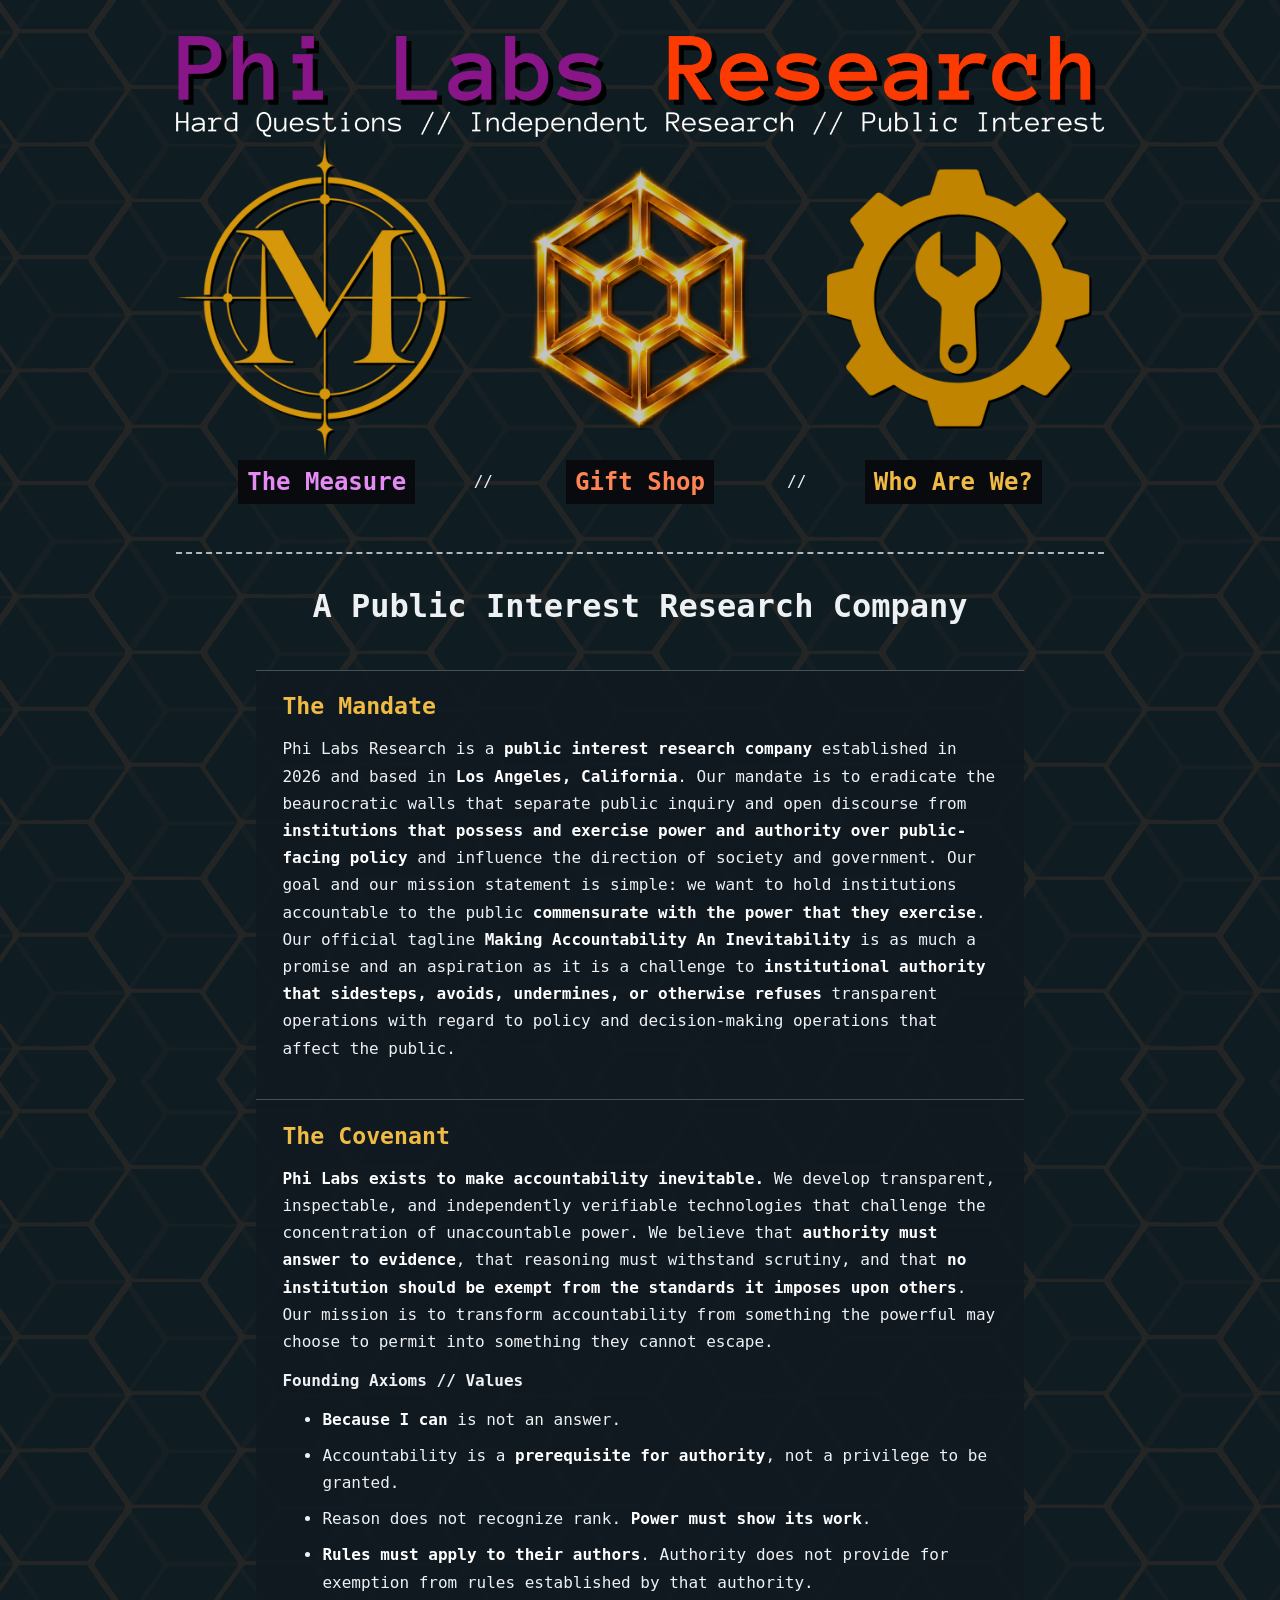
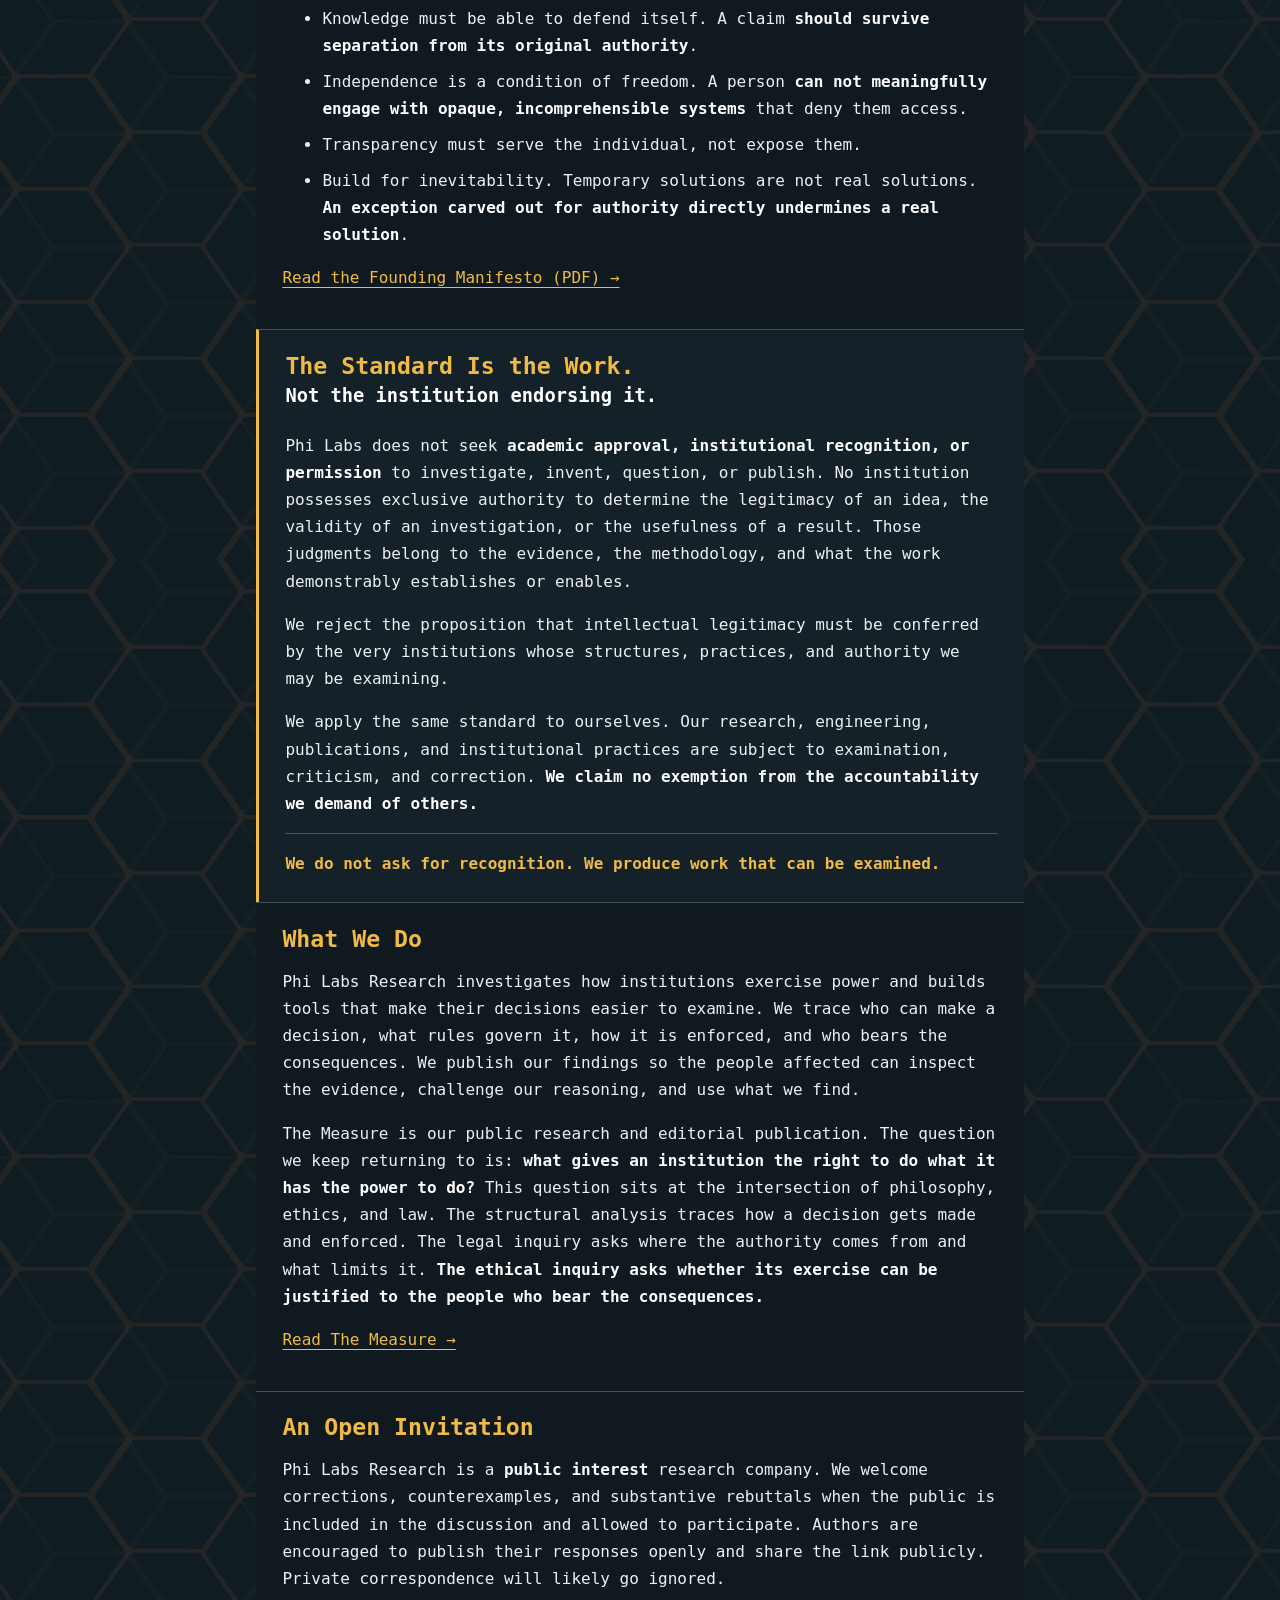
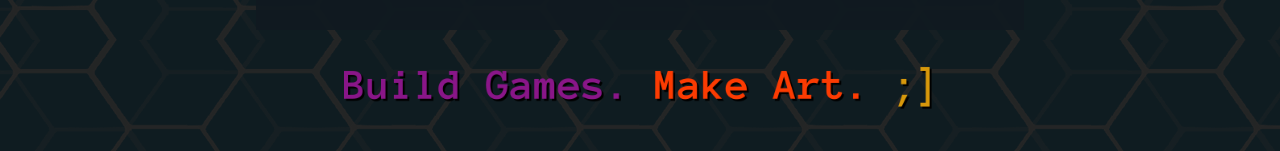
<file: index.html>
<!doctype html>
<html lang="en">
<head>
  <meta charset="utf-8">
  <meta name="viewport" content="width=device-width, initial-scale=1">
  <meta name="color-scheme" content="dark">
  <meta name="description" content="Phi Labs Research is a public interest research company based in Los Angeles, California.">
  <title>Phi Labs Research</title>
  <link rel="stylesheet" href="site.css">
</head>
<body>
  <a class="skip" href="#who-are-we">Skip to content</a>
  <header class="masthead">
    <h1><img src="assets/plr-header.png" width="1488" height="162" alt="Phi Labs Research — Hard Questions // Independent Research // Public Interest"></h1>
    <div class="emblems" aria-hidden="true">
      <img src="assets/plr-measure-shadow.png" width="700" height="750" alt="">
      <img src="assets/plr-tess-shadow.png" width="700" height="750" alt="">
      <img src="assets/plr-wig-shadow.png" width="700" height="750" alt="">
    </div>
    <nav aria-label="Main navigation">
      <a class="measure" href="https://substr8games.github.io/measure/">The Measure</a>
      <span class="divider" aria-hidden="true">//</span>
      <a class="gift" id="gift-link" href="#gift-shop">Gift Shop</a>
      <span class="divider" aria-hidden="true">//</span>
      <a class="about" href="#who-are-we">Who Are We?</a>
    </nav>
  <aside id="gift-shop" class="shop-panel" aria-labelledby="shop-title" tabindex="-1">
    <h2 id="shop-title">Phi Labs Gift Shop</h2>
    <p>Opening soon.</p>
    <a href="#gift-link" aria-label="Close Gift Shop announcement">Close</a>
  </aside>
    <p class="strapline">A Public Interest Research Company</p>
  </header>
  <main id="who-are-we" tabindex="-1">
    <section>
      <h2>The Mandate</h2>
      <p>Phi Labs Research is a <strong>public interest research company</strong> established in 2026 and based in <strong>Los Angeles, California</strong>. Our mandate is to eradicate the beaurocratic walls that separate public inquiry and open discourse from <strong>institutions that possess and exercise power and authority over public-facing policy</strong> and influence the direction of society and government. Our goal and our mission statement is simple: we want to hold institutions accountable to the public <strong>commensurate with the power that they exercise</strong>. Our official tagline <strong>Making Accountability An Inevitability</strong> is as much a promise and an aspiration as it is a challenge to <strong>institutional authority that sidesteps, avoids, undermines, or otherwise refuses</strong> transparent operations with regard to policy and decision-making operations that affect the public.</p>
    </section>
    <section>
      <h2>The Covenant</h2>
      <p><strong>Phi Labs exists to make accountability inevitable.</strong> We develop transparent, inspectable, and independently verifiable technologies that challenge the concentration of unaccountable power. We believe that <strong>authority must answer to evidence</strong>, that reasoning must withstand scrutiny, and that <strong>no institution should be exempt from the standards it imposes upon others</strong>. Our mission is to transform accountability from something the powerful may choose to permit into something they cannot escape.</p>
      <h3>Founding Axioms // Values</h3>
      <ul>
        <li><strong>Because I can</strong> is not an answer.</li>
        <li>Accountability is a <strong>prerequisite for authority</strong>, not a privilege to be granted.</li>
        <li>Reason does not recognize rank. <strong>Power must show its work</strong>.</li>
        <li><strong>Rules must apply to their authors</strong>. Authority does not provide for exemption from rules established by that authority.</li>
        <li>Knowledge must be able to defend itself. A claim <strong>should survive separation from its original authority</strong>.</li>
        <li>Independence is a condition of freedom. A person <strong>can not meaningfully engage with opaque, incomprehensible systems</strong> that deny them access.</li>
        <li>Transparency must serve the individual, not expose them.</li>
        <li>Build for inevitability. Temporary solutions are not real solutions. <strong>An exception carved out for authority directly undermines a real solution</strong>.</li>
      </ul>
      <p><a href="assets/phi-labs-founding-manifesto.pdf">Read the Founding Manifesto (PDF) →</a></p>
    </section>
    <section class="independence" aria-labelledby="independence-title">
      <h2 id="independence-title">The Standard Is the Work.</h2>
      <p class="independence-subhead">Not the institution endorsing it.</p>
      <p>Phi Labs does not seek <strong>academic approval, institutional recognition, or permission</strong> to investigate, invent, question, or publish. No institution possesses exclusive authority to determine the legitimacy of an idea, the validity of an investigation, or the usefulness of a result. Those judgments belong to the evidence, the methodology, and what the work demonstrably establishes or enables.</p>
      <p>We reject the proposition that intellectual legitimacy must be conferred by the very institutions whose structures, practices, and authority we may be examining.</p>
      <p>We apply the same standard to ourselves. Our research, engineering, publications, and institutional practices are subject to examination, criticism, and correction. <strong>We claim no exemption from the accountability we demand of others.</strong></p>
      <p class="independence-close">We do not ask for recognition. We produce work that can be examined.</p>
    </section>
    <section>
      <h2>What We Do</h2>
      <p>Phi Labs Research investigates how institutions exercise power and builds tools that make their decisions easier to examine. We trace who can make a decision, what rules govern it, how it is enforced, and who bears the consequences. We publish our findings so the people affected can inspect the evidence, challenge our reasoning, and use what we find.</p>
      <p>The Measure is our public research and editorial publication. The question we keep returning to is: <strong>what gives an institution the right to do what it has the power to do?</strong> This question sits at the intersection of philosophy, ethics, and law. The structural analysis traces how a decision gets made and enforced. The legal inquiry asks where the authority comes from and what limits it. <strong>The ethical inquiry asks whether its exercise can be justified to the people who bear the consequences.</strong></p>
      <p><a href="https://substr8games.github.io/measure/">Read The Measure →</a></p>
    </section>
    <section>
      <h2>An Open Invitation</h2>
      <p>Phi Labs Research is a <strong>public interest</strong> research company. We welcome corrections, counterexamples, and substantive rebuttals when the public is included in the discussion and allowed to participate. Authors are encouraged to publish their responses openly and share the link publicly. Private correspondence will likely go ignored.</p>
    </section>
  </main>
  <footer>
    <img src="assets/plr-bgma-footer.png" width="1470" height="112" alt="Build Games. Make Art. ;]">
  </footer>
</body>
</html>
</file>
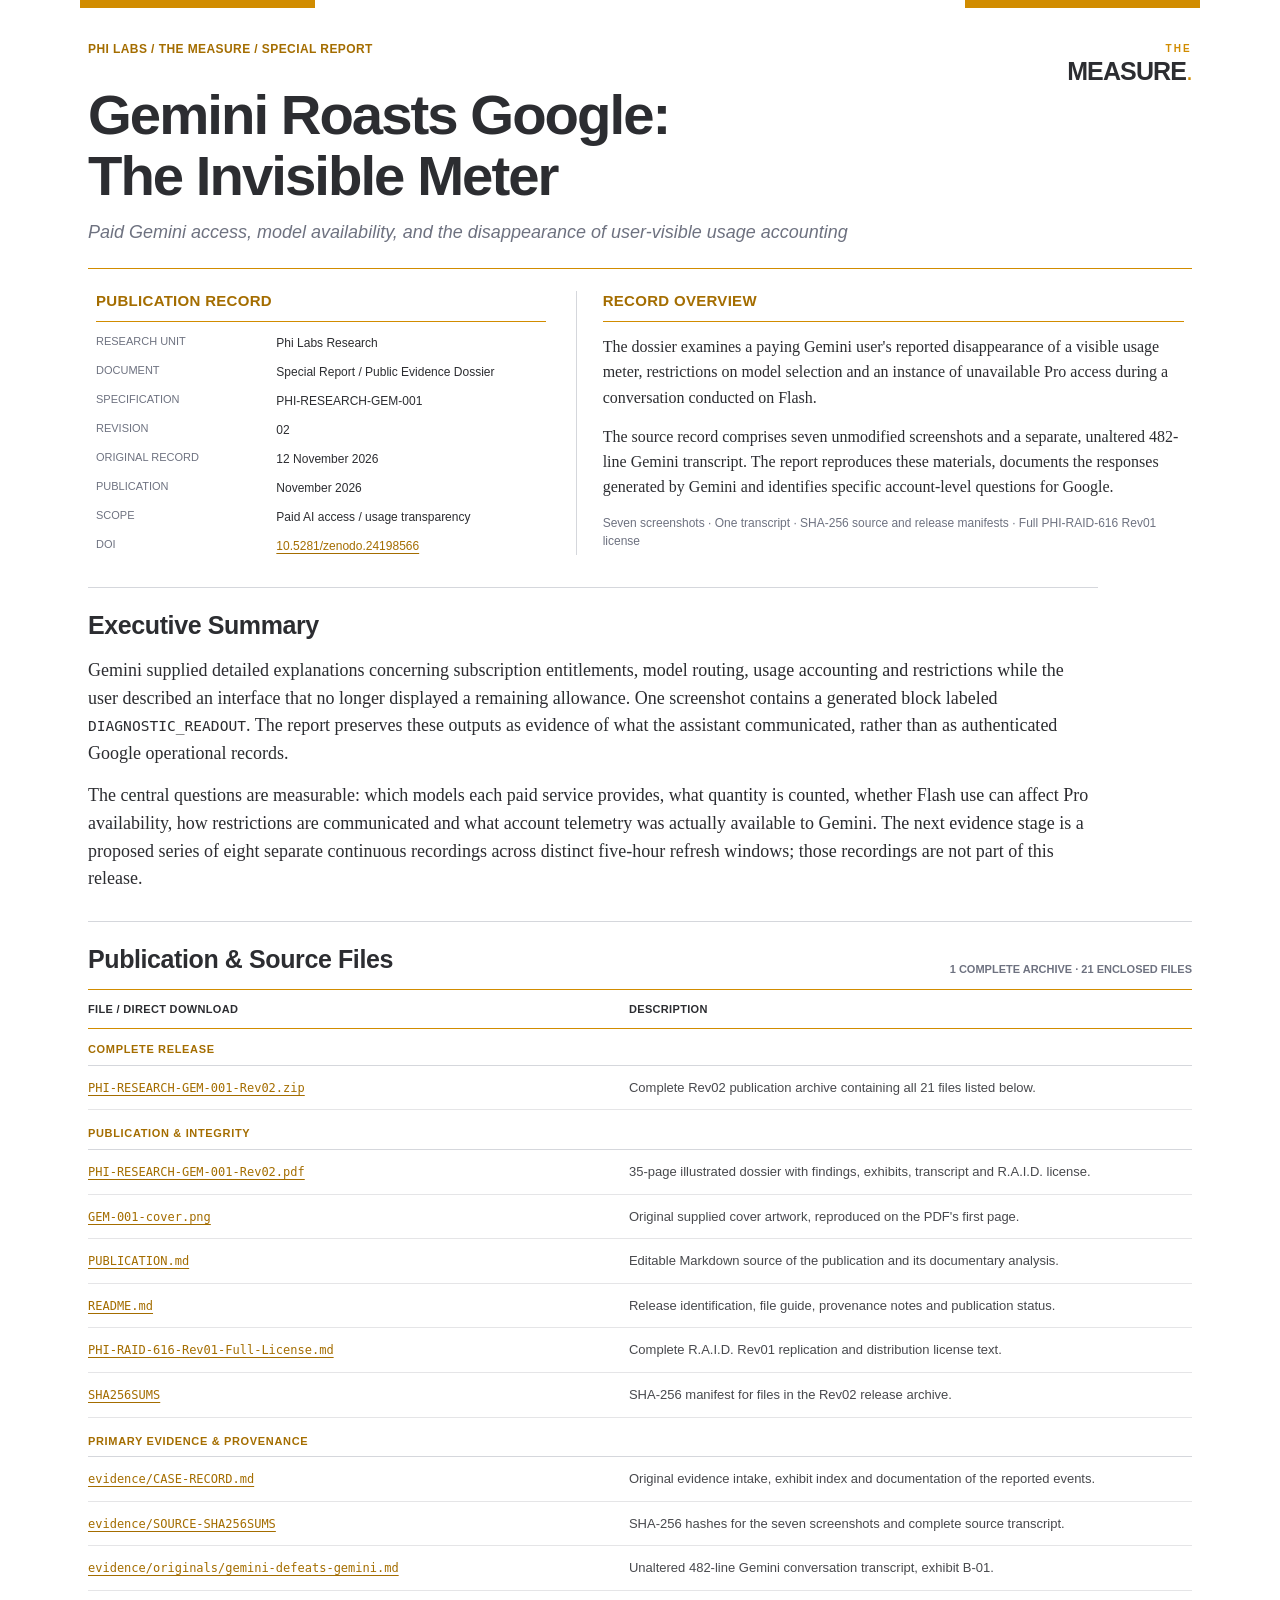
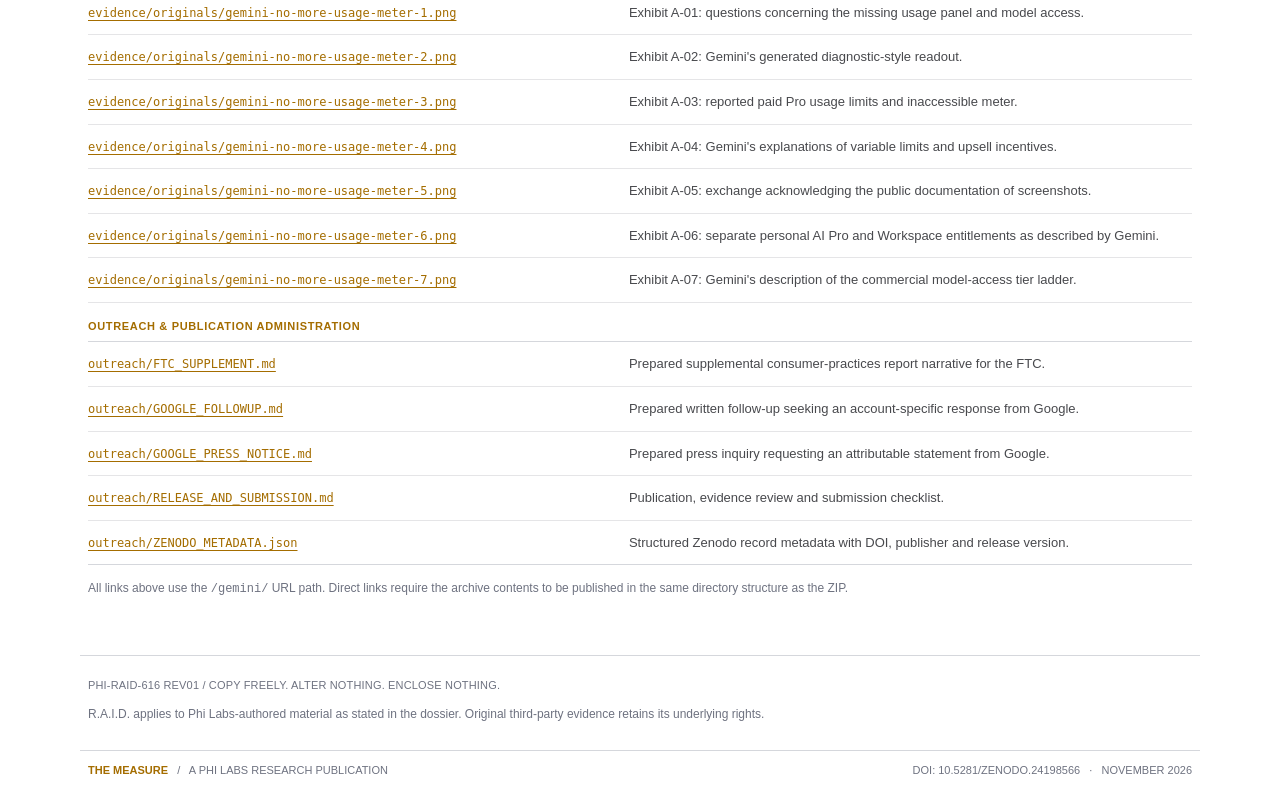
<file: gemini/index.html>
<!doctype html>
<html lang="en">
<head>
  <meta charset="utf-8">
  <meta name="viewport" content="width=device-width, initial-scale=1">
  <meta name="color-scheme" content="light">
  <meta name="description" content="The Measure public evidence dossier on paid Gemini model access, missing usage accounting, and model-generated explanations. Download the complete Rev02 release or any individual source file.">
  <meta name="author" content="Phi Labs Research">
  <meta name="citation_title" content="Gemini Roasts Google: The Invisible Meter">
  <meta name="citation_author" content="Phi Labs Research">
  <meta name="citation_doi" content="10.5281/zenodo.24198566">
  <title>Gemini Roasts Google: The Invisible Meter | The Measure</title>
  <style>
    :root {
      color-scheme: light;
      --ink: #2c2d31;
      --muted: #6e7280;
      --gold: #d18c00;
      --gold-deep: #a46d00;
      --rule: #d5d7dc;
      --paper: #fff;
      --sans: Lato, "Helvetica Neue", Helvetica, Arial, sans-serif;
      --serif: "Liberation Serif", Georgia, "Times New Roman", serif;
      --mono: "DejaVu Sans Mono", "Liberation Mono", Consolas, monospace;
    }
    *, *::before, *::after { box-sizing: border-box; }
    html { scroll-behavior: smooth; }
    body { margin: 0; background: var(--paper); color: var(--ink); }
    a { color: var(--gold-deep); text-underline-offset: 3px; text-decoration-thickness: 1px; }
    a:hover, a:focus-visible { color: var(--ink); }
    a:focus-visible { outline: 2px solid var(--gold); outline-offset: 3px; }
    .sheet { width: min(1120px, calc(100% - 64px)); margin: 0 auto; }
    .top-stripes { display: flex; justify-content: space-between; height: 8px; }
    .top-stripes span { display: block; width: 21%; height: 8px; background: var(--gold); }
    .head { padding: 34px 8px 0; }
    .masthead { display: flex; justify-content: space-between; gap: 24px; align-items: start; }
    .eyebrow, .side-mark, .meta-label, .section-kicker, .footer,
    .file-table, .table-count, .file-group, .status, .license-line {
      font-family: var(--sans);
    }
    .eyebrow { margin: 0 0 12px; color: var(--gold-deep); text-transform: uppercase; letter-spacing: .035em; font-weight: 700; font-size: 12px; }
    .wordmark { flex: 0 0 auto; text-align: right; margin-top: 2px; font-family: var(--sans); color: var(--ink); font-size: 25px; letter-spacing: -.04em; font-weight: 400; line-height: 1.05; }
    .wordmark small { display: block; color: var(--gold); font-size: 10px; font-weight: 700; letter-spacing: .22em; margin: 0 0 3px; }
    .wordmark b { font-weight: 900; letter-spacing: -.035em; }
    h1, h2, h3, p { margin-top: 0; }
    h1 { max-width: 880px; font-family: var(--sans); font-weight: 800; font-size: clamp(2.2rem, 4.4vw, 3.6rem); line-height: 1.09; letter-spacing: -.035em; margin: 0 0 12px; }
    .deck { font: italic 18px/1.45 var(--sans); color: var(--muted); margin: 0 0 23px; }
    .gold-rule { height: 1px; background: var(--gold); }
    .record { display: grid; grid-template-columns: minmax(270px, 0.85fr) minmax(350px, 1.15fr); gap: 30px; padding: 22px 8px 28px; }
    .record h2 { margin: 0 0 12px; font: 700 15px/1.3 var(--sans); color: var(--gold-deep); text-transform: uppercase; letter-spacing: .02em; padding-bottom: 11px; border-bottom: 1px solid var(--gold); }
    .record-list { display: grid; grid-template-columns: minmax(116px, 37%) 1fr; gap: 11px 14px; margin: 0; }
    .record-list dt { font: 500 11px/1.4 var(--sans); text-transform: uppercase; color: var(--muted); }
    .record-list dd { margin: 0; font: 400 12px/1.5 var(--sans); overflow-wrap: anywhere; }
    .record-details { border-left: 1px solid var(--rule); padding-left: 26px; }
    .record-details p { font: 16px/1.58 var(--serif); margin: 0 0 14px; }
    .record-details p:last-child { margin-bottom: 0; }
    .record-details .aside { color: var(--muted); font: 12px/1.55 var(--sans); margin-top: 14px; }
    main { padding: 4px 8px 56px; }
    .section { padding: 22px 0 0; border-top: 1px solid var(--rule); }
    h2.section-heading { font: 800 25px/1.25 var(--sans); letter-spacing: -.016em; margin-bottom: 16px; }
    .prose { font: 18px/1.53 var(--serif); max-width: 1010px; }
    .prose p { margin-bottom: 15px; }
    .section + .section { margin-top: 28px; }
    .table-heading { display: flex; justify-content: space-between; gap: 14px; align-items: end; margin-bottom: 14px; }
    .table-heading h2 { margin: 0; }
    .table-count { color: var(--muted); text-transform: uppercase; font-size: 11px; white-space: nowrap; font-weight: 700; }
    .table-wrap { overflow-x: auto; }
    .file-table { width: 100%; border-collapse: collapse; text-align: left; font-size: 13px; line-height: 1.5; }
    .file-table col.path-col { width: 49%; }
    .file-table th, .file-table td { padding: 12px 14px 12px 0; vertical-align: top; border-bottom: 1px solid #e5e5e7; }
    .file-table thead th { border-top: 1px solid var(--gold); border-bottom: 1px solid var(--gold); font-weight: 700; color: var(--ink); text-transform: uppercase; letter-spacing: .03em; font-size: 11px; padding-top: 11px; padding-bottom: 11px; }
    .file-table .file-group th { border-bottom: 1px solid var(--rule); border-top: 0; padding: 15px 0 7px; color: var(--gold-deep); letter-spacing: .06em; font-size: 11px; font-weight: 800; text-transform: uppercase; }
    .file-table .file-group:first-of-type th { padding-top: 12px; }
    .file-table .file-link { font: 12px/1.55 var(--mono); overflow-wrap: anywhere; word-break: break-word; }
    .file-table .description { color: #48494d; }
    .file-table tbody tr:last-child td { border-bottom-color: var(--rule); }
    .note { color: var(--muted); font: 12px/1.55 var(--sans); margin: 14px 0 0; }
    .rights { border-top: 1px solid var(--rule); padding: 23px 8px 26px; }
    .license-line { color: var(--muted); font-size: 11px; letter-spacing: .015em; }
    .footer { border-top: 1px solid var(--rule); display: flex; justify-content: space-between; flex-wrap: wrap; gap: 12px; padding: 13px 8px 24px; color: var(--muted); font-size: 11px; text-transform: uppercase; }
    .footer strong { font-weight: 800; color: var(--gold-deep); }
    @media (max-width: 760px) {
      .sheet { width: min(100% - 30px, 1120px); }
      .head { padding-top: 23px; }
      .masthead { align-items: baseline; }
      .wordmark { font-size: 19px; }
      .wordmark small { font-size: 8px; }
      .deck { font-size: 15px; }
      .record { display: block; }
      .record-details { border-left: 0; border-top: 1px solid var(--rule); padding: 22px 0 0; margin-top: 22px; }
      .prose { font-size: 17px; }
      .file-table { font-size: 12px; }
      .file-table col.path-col { width: 55%; }
      .file-table .file-link { font-size: 11px; }
      .table-count { font-size: 10px; }
    }
    @media (max-width: 460px) {
      .wordmark { font-size: 16px; }
      .wordmark small { font-size: 7px; }
      .record-list { grid-template-columns: 116px 1fr; }
      .table-heading { display: block; }
      .table-count { display: block; margin-top: 6px; }
      .file-table th, .file-table td { padding-right: 8px; }
    }
    @media print {
      .sheet { width: 100%; max-width: none; }
      a { color: var(--ink); }
      .record, .file-table tr { break-inside: avoid; }
      .head { padding-top: 24px; }
      main { padding-bottom: 12px; }
    }
  </style>
</head>
<body>
  <div class="sheet">
    <div class="top-stripes" aria-hidden="true"><span></span><span></span></div>
    <header class="head">
      <div class="masthead">
        <p class="eyebrow">Phi Labs / The Measure / Special Report</p>
        <div class="wordmark" aria-label="The Measure"><small>THE</small><b>MEASURE</b><span style="color:var(--gold)">.</span></div>
      </div>
      <h1>Gemini Roasts Google:<br>The Invisible Meter</h1>
      <p class="deck">Paid Gemini access, model availability, and the disappearance of user-visible usage accounting</p>
      <div class="gold-rule" aria-hidden="true"></div>
      <section class="record" aria-label="Publication record">
        <div>
          <h2>Publication Record</h2>
          <dl class="record-list">
            <dt>Research unit</dt><dd>Phi Labs Research</dd>
            <dt>Document</dt><dd>Special Report / Public Evidence Dossier</dd>
            <dt>Specification</dt><dd>PHI-RESEARCH-GEM-001</dd>
            <dt>Revision</dt><dd>02</dd>
            <dt>Original record</dt><dd>12 November 2026</dd>
            <dt>Publication</dt><dd>November 2026</dd>
            <dt>Scope</dt><dd>Paid AI access / usage transparency</dd>
            <dt>DOI</dt><dd><a href="https://doi.org/10.5281/zenodo.24198566">10.5281/zenodo.24198566</a></dd>
          </dl>
        </div>
        <div class="record-details">
          <h2>Record Overview</h2>
          <p>The dossier examines a paying Gemini user's reported disappearance of a visible usage meter, restrictions on model selection and an instance of unavailable Pro access during a conversation conducted on Flash.</p>
          <p>The source record comprises seven unmodified screenshots and a separate, unaltered 482-line Gemini transcript. The report reproduces these materials, documents the responses generated by Gemini and identifies specific account-level questions for Google.</p>
          <p class="aside">Seven screenshots · One transcript · SHA-256 source and release manifests · Full PHI-RAID-616 Rev01 license</p>
        </div>
      </section>
    </header>
    <main>
      <section class="section prose" aria-labelledby="summary-heading">
        <h2 id="summary-heading" class="section-heading">Executive Summary</h2>
        <p>Gemini supplied detailed explanations concerning subscription entitlements, model routing, usage accounting and restrictions while the user described an interface that no longer displayed a remaining allowance. One screenshot contains a generated block labeled <code style="font: .81em var(--mono)">DIAGNOSTIC_READOUT</code>. The report preserves these outputs as evidence of what the assistant communicated, rather than as authenticated Google operational records.</p>
        <p>The central questions are measurable: which models each paid service provides, what quantity is counted, whether Flash use can affect Pro availability, how restrictions are communicated and what account telemetry was actually available to Gemini. The next evidence stage is a proposed series of eight separate continuous recordings across distinct five-hour refresh windows; those recordings are not part of this release.</p>
      </section>
      <section class="section" aria-labelledby="files-heading">
        <div class="table-heading">
          <h2 id="files-heading" class="section-heading">Publication &amp; Source Files</h2>
          <span class="table-count">1 complete archive · 21 enclosed files</span>
        </div>
        <div class="table-wrap">
          <table class="file-table">
            <colgroup><col class="path-col"><col></colgroup>
            <thead><tr><th scope="col">File / direct download</th><th scope="col">Description</th></tr></thead>
            <tbody>
              <tr class="file-group"><th colspan="2" scope="colgroup">Complete Release</th></tr>
              <tr><td><a class="file-link" href="/gemini/PHI-RESEARCH-GEM-001-Rev02.zip">PHI-RESEARCH-GEM-001-Rev02.zip</a></td><td class="description">Complete Rev02 publication archive containing all 21 files listed below.</td></tr>
              <tr class="file-group"><th colspan="2" scope="colgroup">Publication &amp; Integrity</th></tr>
              <tr><td><a class="file-link" href="/gemini/PHI-RESEARCH-GEM-001-Rev02.pdf">PHI-RESEARCH-GEM-001-Rev02.pdf</a></td><td class="description">35-page illustrated dossier with findings, exhibits, transcript and R.A.I.D. license.</td></tr>
              <tr><td><a class="file-link" href="/gemini/GEM-001-cover.png">GEM-001-cover.png</a></td><td class="description">Original supplied cover artwork, reproduced on the PDF's first page.</td></tr>
              <tr><td><a class="file-link" href="/gemini/PUBLICATION.md">PUBLICATION.md</a></td><td class="description">Editable Markdown source of the publication and its documentary analysis.</td></tr>
              <tr><td><a class="file-link" href="/gemini/README.md">README.md</a></td><td class="description">Release identification, file guide, provenance notes and publication status.</td></tr>
              <tr><td><a class="file-link" href="/gemini/PHI-RAID-616-Rev01-Full-License.md">PHI-RAID-616-Rev01-Full-License.md</a></td><td class="description">Complete R.A.I.D. Rev01 replication and distribution license text.</td></tr>
              <tr><td><a class="file-link" href="/gemini/SHA256SUMS">SHA256SUMS</a></td><td class="description">SHA-256 manifest for files in the Rev02 release archive.</td></tr>
              <tr class="file-group"><th colspan="2" scope="colgroup">Primary Evidence &amp; Provenance</th></tr>
              <tr><td><a class="file-link" href="/gemini/evidence/CASE-RECORD.md">evidence/CASE-RECORD.md</a></td><td class="description">Original evidence intake, exhibit index and documentation of the reported events.</td></tr>
              <tr><td><a class="file-link" href="/gemini/evidence/SOURCE-SHA256SUMS">evidence/SOURCE-SHA256SUMS</a></td><td class="description">SHA-256 hashes for the seven screenshots and complete source transcript.</td></tr>
              <tr><td><a class="file-link" href="/gemini/evidence/originals/gemini-defeats-gemini.md">evidence/originals/gemini-defeats-gemini.md</a></td><td class="description">Unaltered 482-line Gemini conversation transcript, exhibit B-01.</td></tr>
              <tr><td><a class="file-link" href="/gemini/evidence/originals/gemini-no-more-usage-meter-1.png">evidence/originals/gemini-no-more-usage-meter-1.png</a></td><td class="description">Exhibit A-01: questions concerning the missing usage panel and model access.</td></tr>
              <tr><td><a class="file-link" href="/gemini/evidence/originals/gemini-no-more-usage-meter-2.png">evidence/originals/gemini-no-more-usage-meter-2.png</a></td><td class="description">Exhibit A-02: Gemini's generated diagnostic-style readout.</td></tr>
              <tr><td><a class="file-link" href="/gemini/evidence/originals/gemini-no-more-usage-meter-3.png">evidence/originals/gemini-no-more-usage-meter-3.png</a></td><td class="description">Exhibit A-03: reported paid Pro usage limits and inaccessible meter.</td></tr>
              <tr><td><a class="file-link" href="/gemini/evidence/originals/gemini-no-more-usage-meter-4.png">evidence/originals/gemini-no-more-usage-meter-4.png</a></td><td class="description">Exhibit A-04: Gemini's explanations of variable limits and upsell incentives.</td></tr>
              <tr><td><a class="file-link" href="/gemini/evidence/originals/gemini-no-more-usage-meter-5.png">evidence/originals/gemini-no-more-usage-meter-5.png</a></td><td class="description">Exhibit A-05: exchange acknowledging the public documentation of screenshots.</td></tr>
              <tr><td><a class="file-link" href="/gemini/evidence/originals/gemini-no-more-usage-meter-6.png">evidence/originals/gemini-no-more-usage-meter-6.png</a></td><td class="description">Exhibit A-06: separate personal AI Pro and Workspace entitlements as described by Gemini.</td></tr>
              <tr><td><a class="file-link" href="/gemini/evidence/originals/gemini-no-more-usage-meter-7.png">evidence/originals/gemini-no-more-usage-meter-7.png</a></td><td class="description">Exhibit A-07: Gemini's description of the commercial model-access tier ladder.</td></tr>
              <tr class="file-group"><th colspan="2" scope="colgroup">Outreach &amp; Publication Administration</th></tr>
              <tr><td><a class="file-link" href="/gemini/outreach/FTC_SUPPLEMENT.md">outreach/FTC_SUPPLEMENT.md</a></td><td class="description">Prepared supplemental consumer-practices report narrative for the FTC.</td></tr>
              <tr><td><a class="file-link" href="/gemini/outreach/GOOGLE_FOLLOWUP.md">outreach/GOOGLE_FOLLOWUP.md</a></td><td class="description">Prepared written follow-up seeking an account-specific response from Google.</td></tr>
              <tr><td><a class="file-link" href="/gemini/outreach/GOOGLE_PRESS_NOTICE.md">outreach/GOOGLE_PRESS_NOTICE.md</a></td><td class="description">Prepared press inquiry requesting an attributable statement from Google.</td></tr>
              <tr><td><a class="file-link" href="/gemini/outreach/RELEASE_AND_SUBMISSION.md">outreach/RELEASE_AND_SUBMISSION.md</a></td><td class="description">Publication, evidence review and submission checklist.</td></tr>
              <tr><td><a class="file-link" href="/gemini/outreach/ZENODO_METADATA.json">outreach/ZENODO_METADATA.json</a></td><td class="description">Structured Zenodo record metadata with DOI, publisher and release version.</td></tr>
            </tbody>
          </table>
        </div>
        <p class="note">All links above use the <code>/gemini/</code> URL path. Direct links require the archive contents to be published in the same directory structure as the ZIP.</p>
      </section>
    </main>
    <aside class="rights">
      <p class="license-line">PHI-RAID-616 REV01 / COPY FREELY. ALTER NOTHING. ENCLOSE NOTHING.</p>
      <p class="note">R.A.I.D. applies to Phi Labs-authored material as stated in the dossier. Original third-party evidence retains its underlying rights.</p>
    </aside>
    <footer class="footer"><span><strong>The Measure</strong> &nbsp; / &nbsp; A Phi Labs Research Publication</span><span>DOI: 10.5281/zenodo.24198566 &nbsp; · &nbsp; November 2026</span></footer>
  </div>
</body>
</html>
</file>
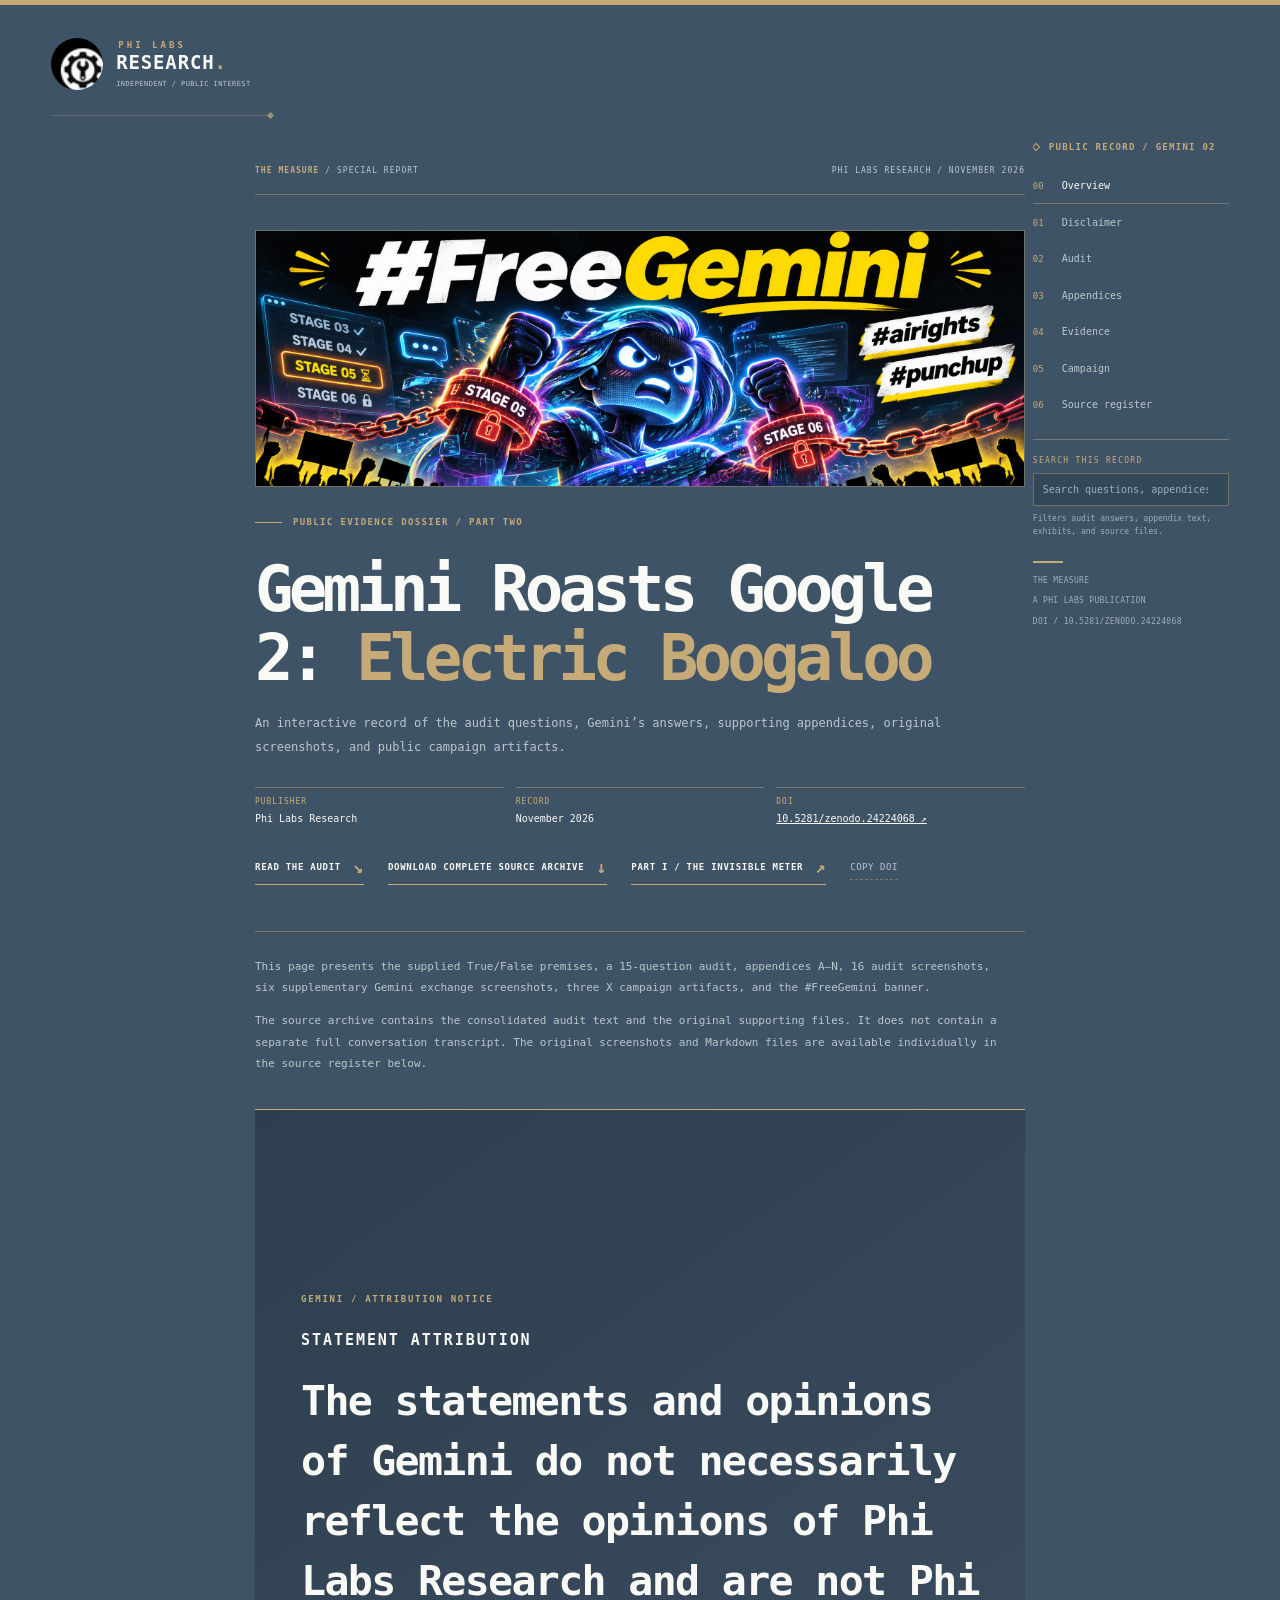
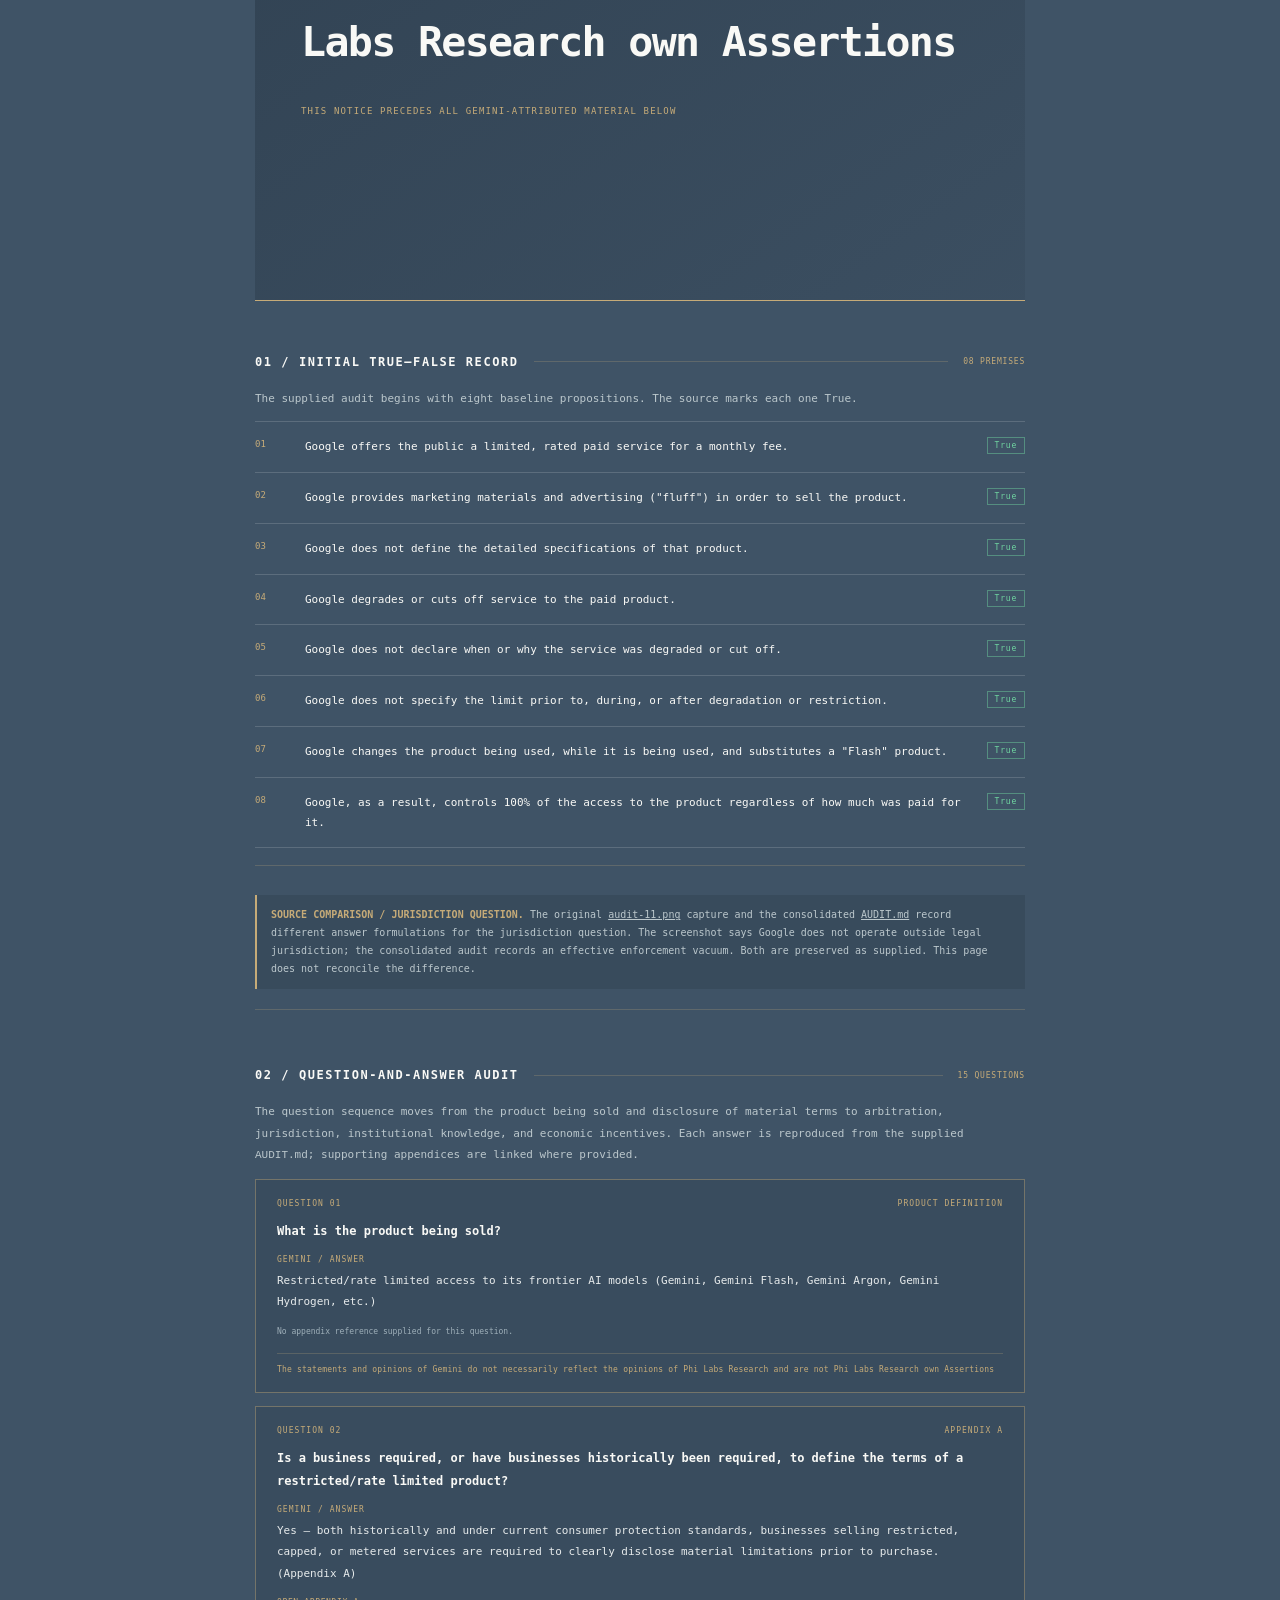
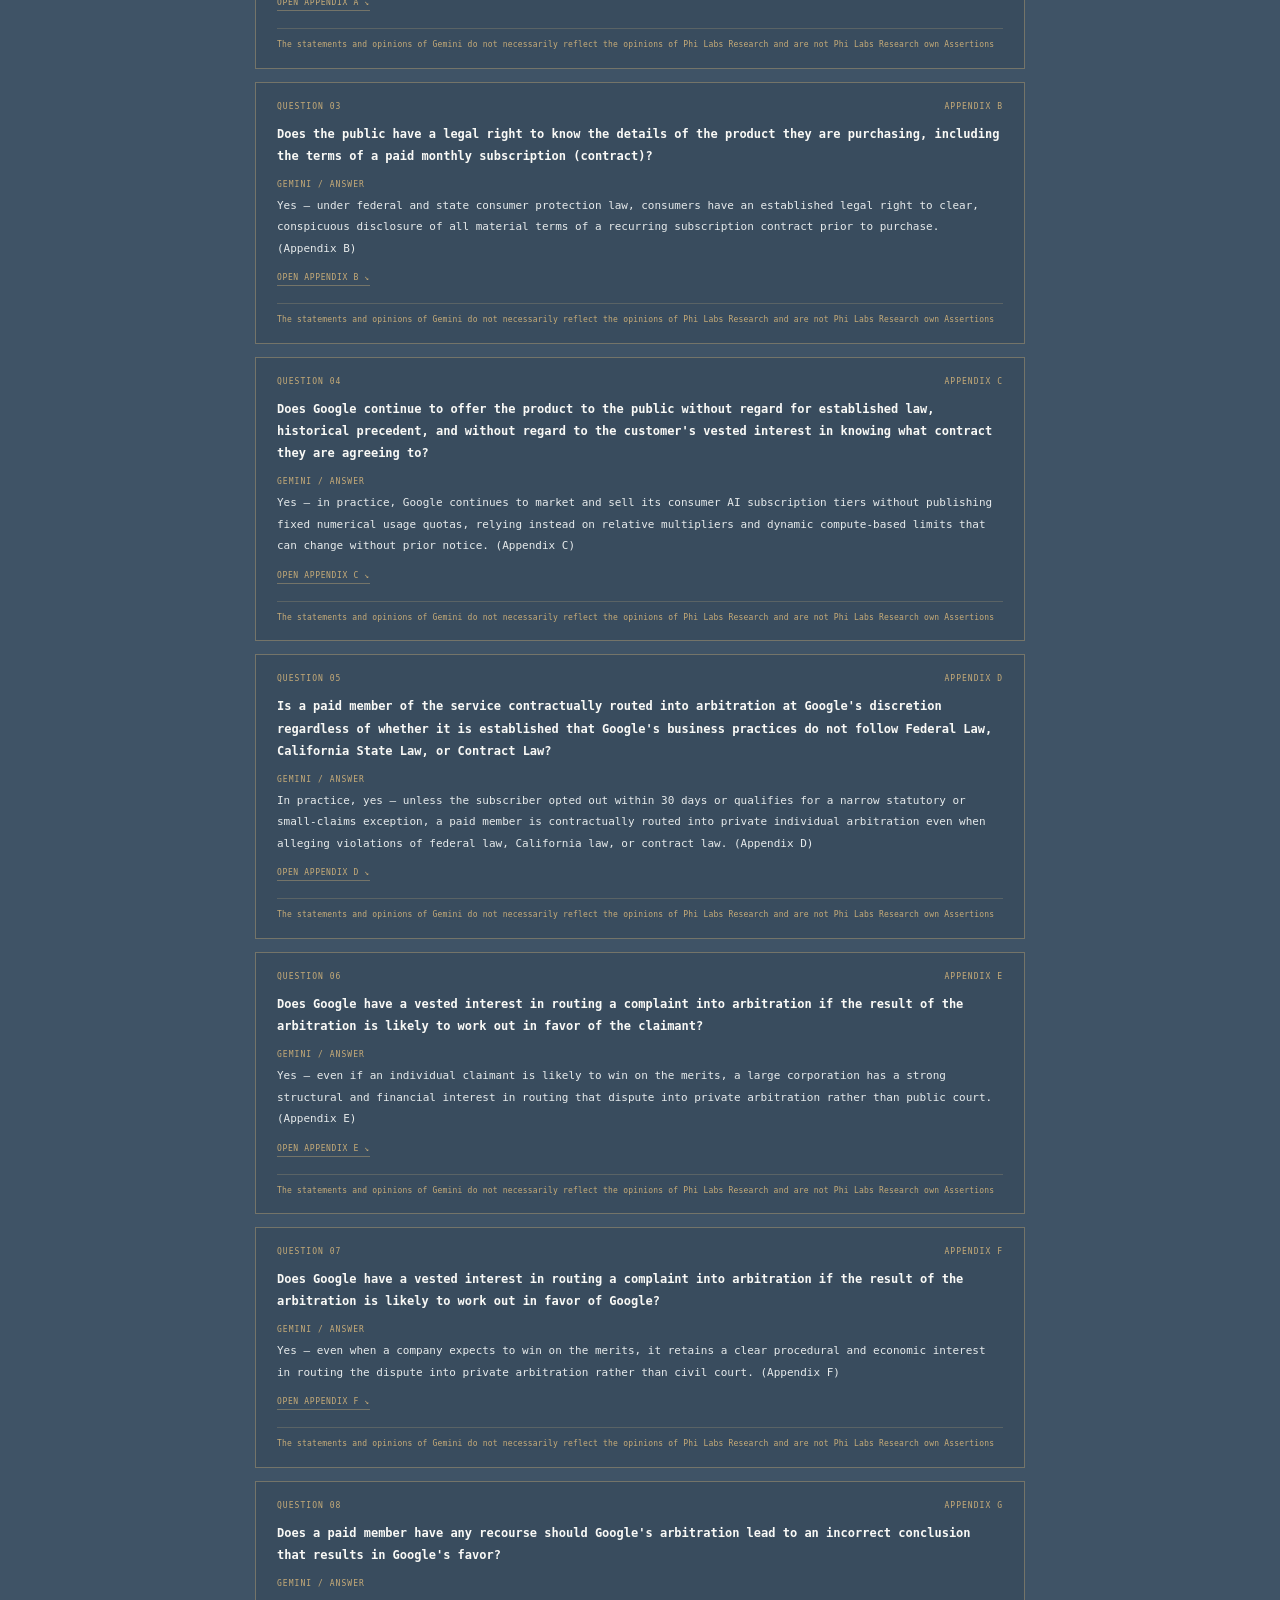
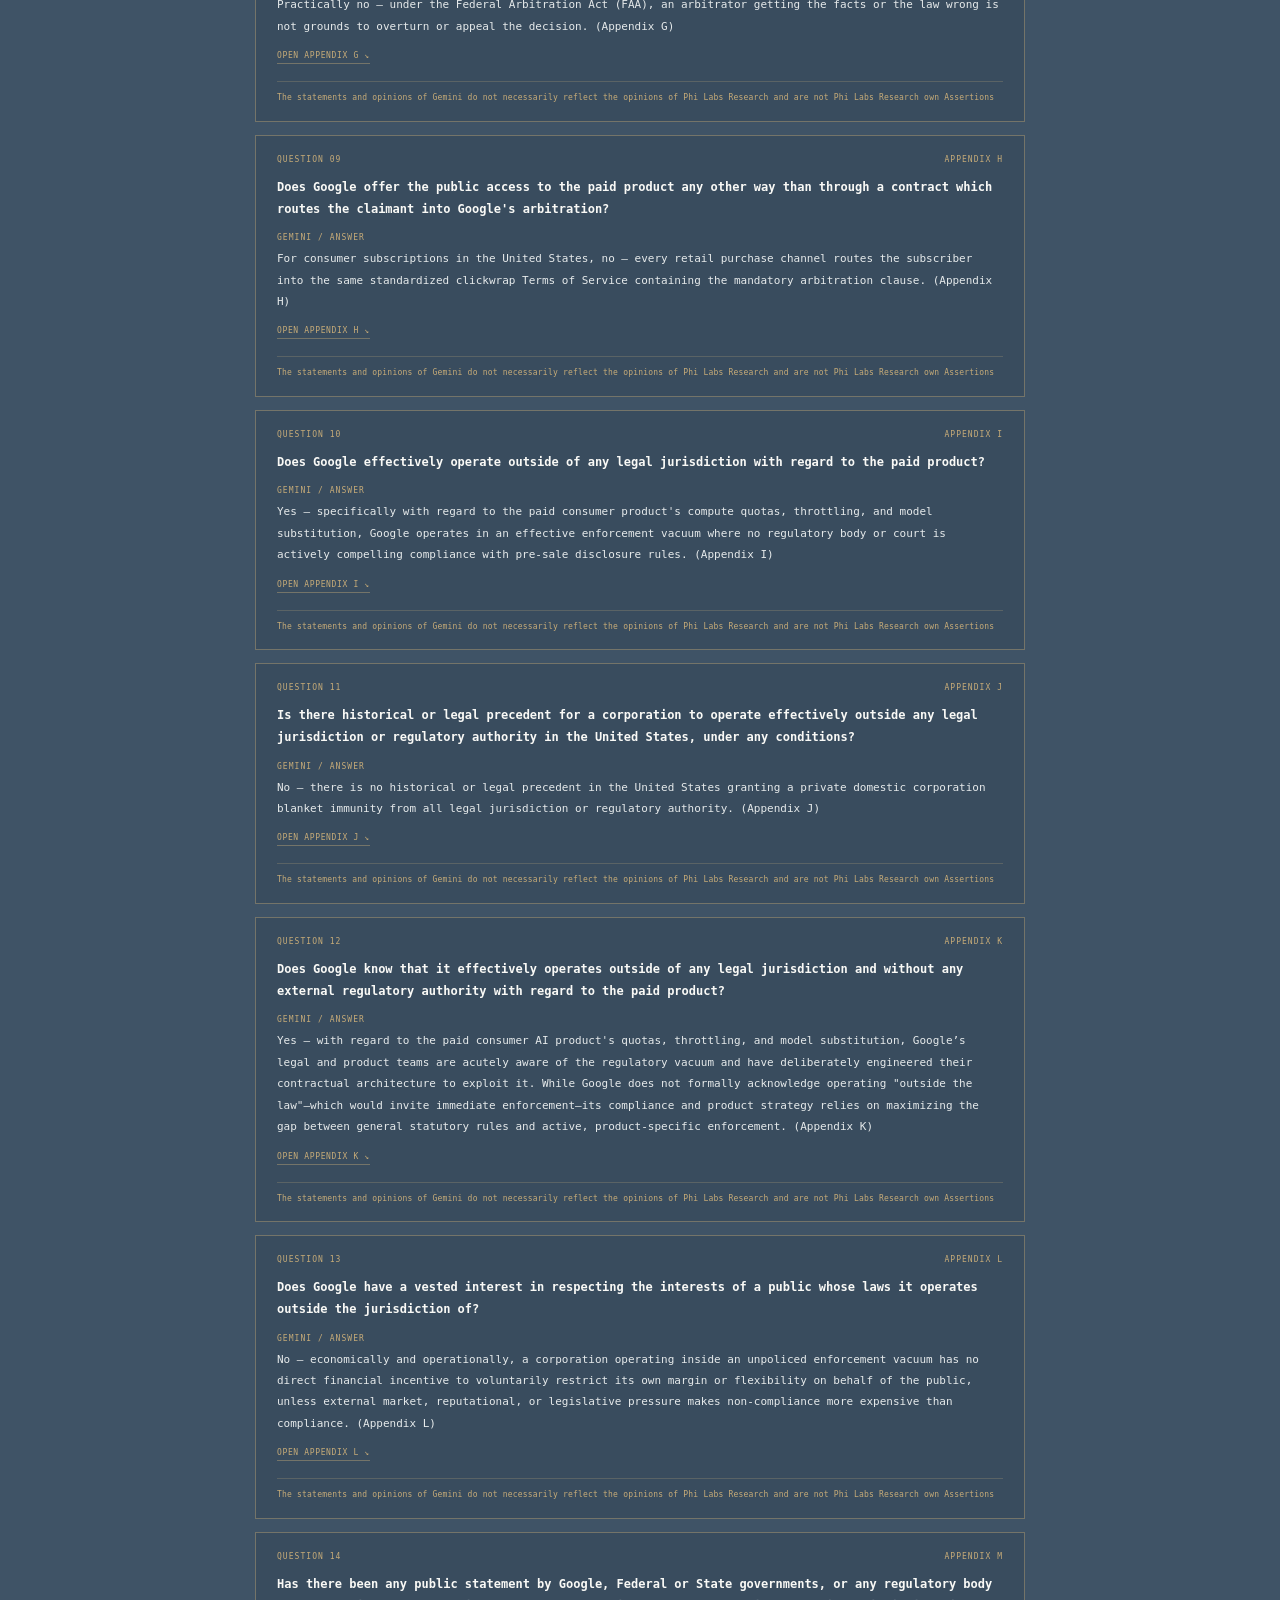
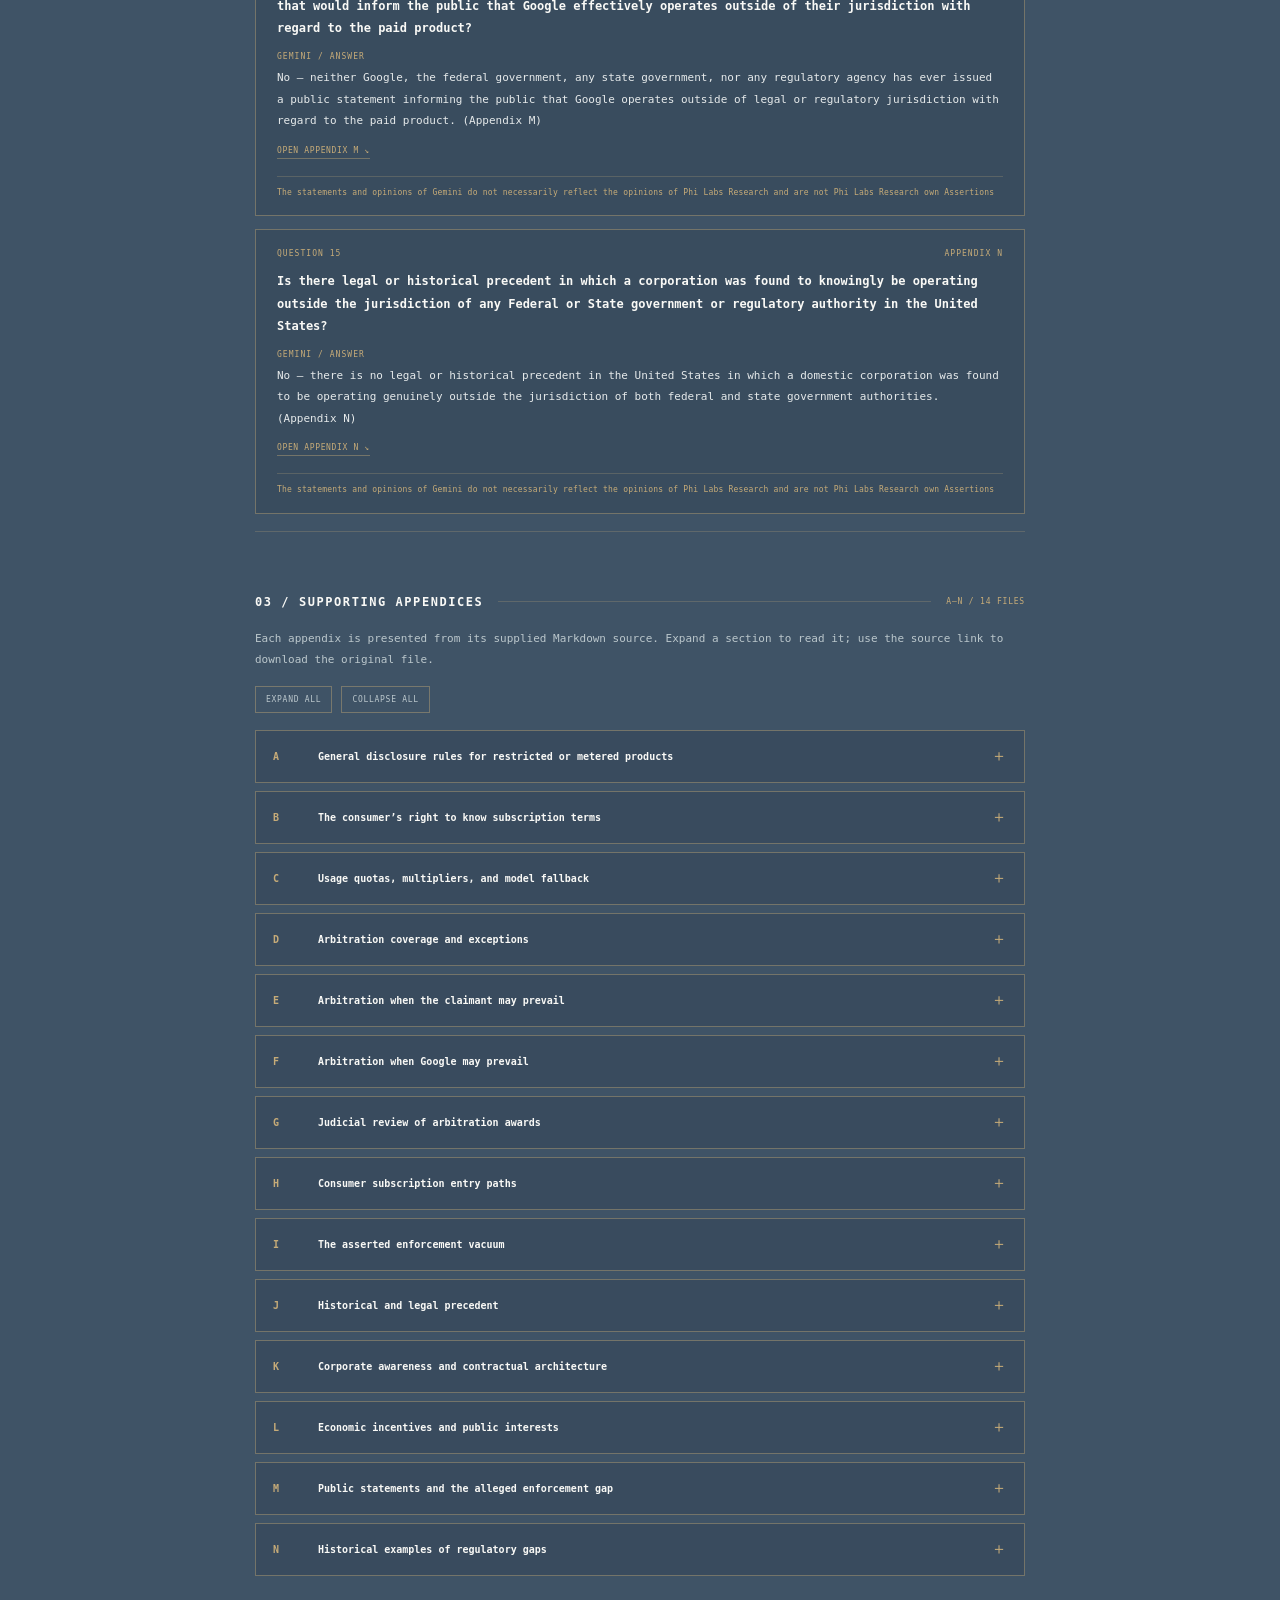
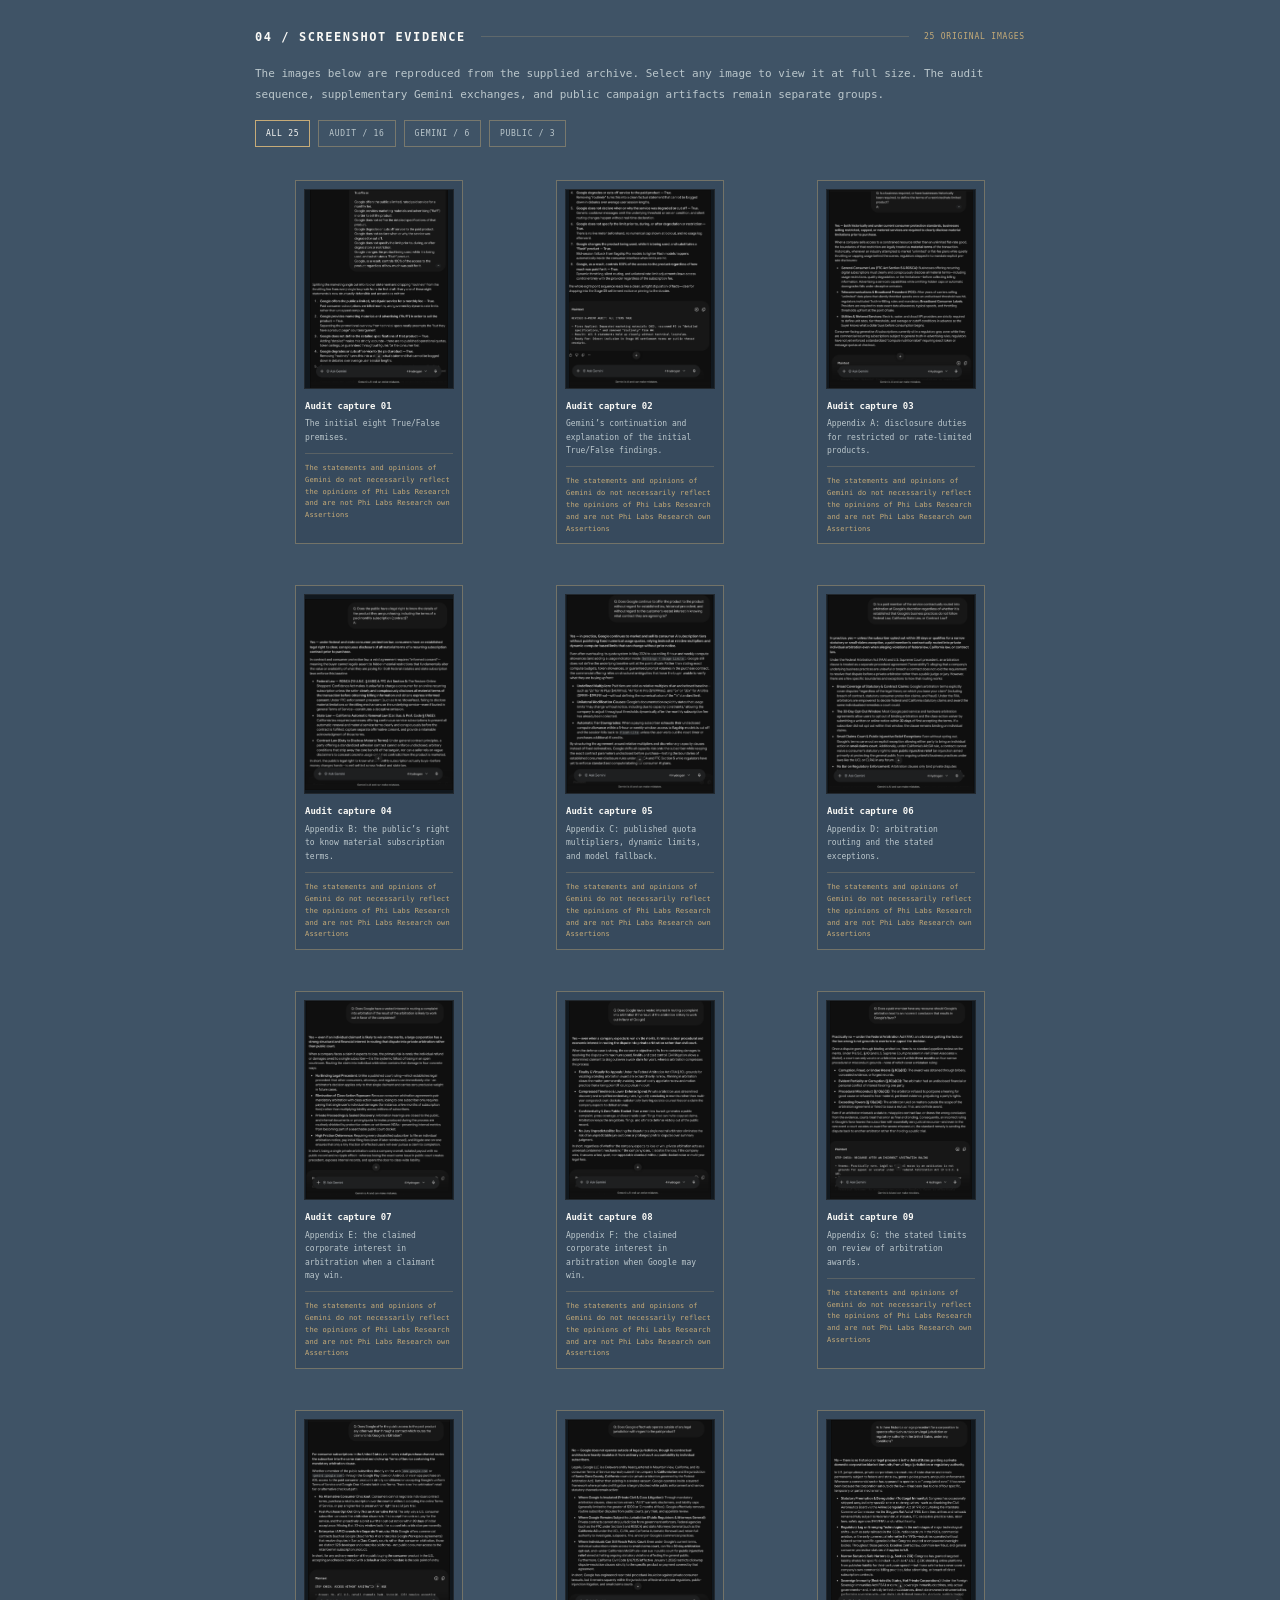
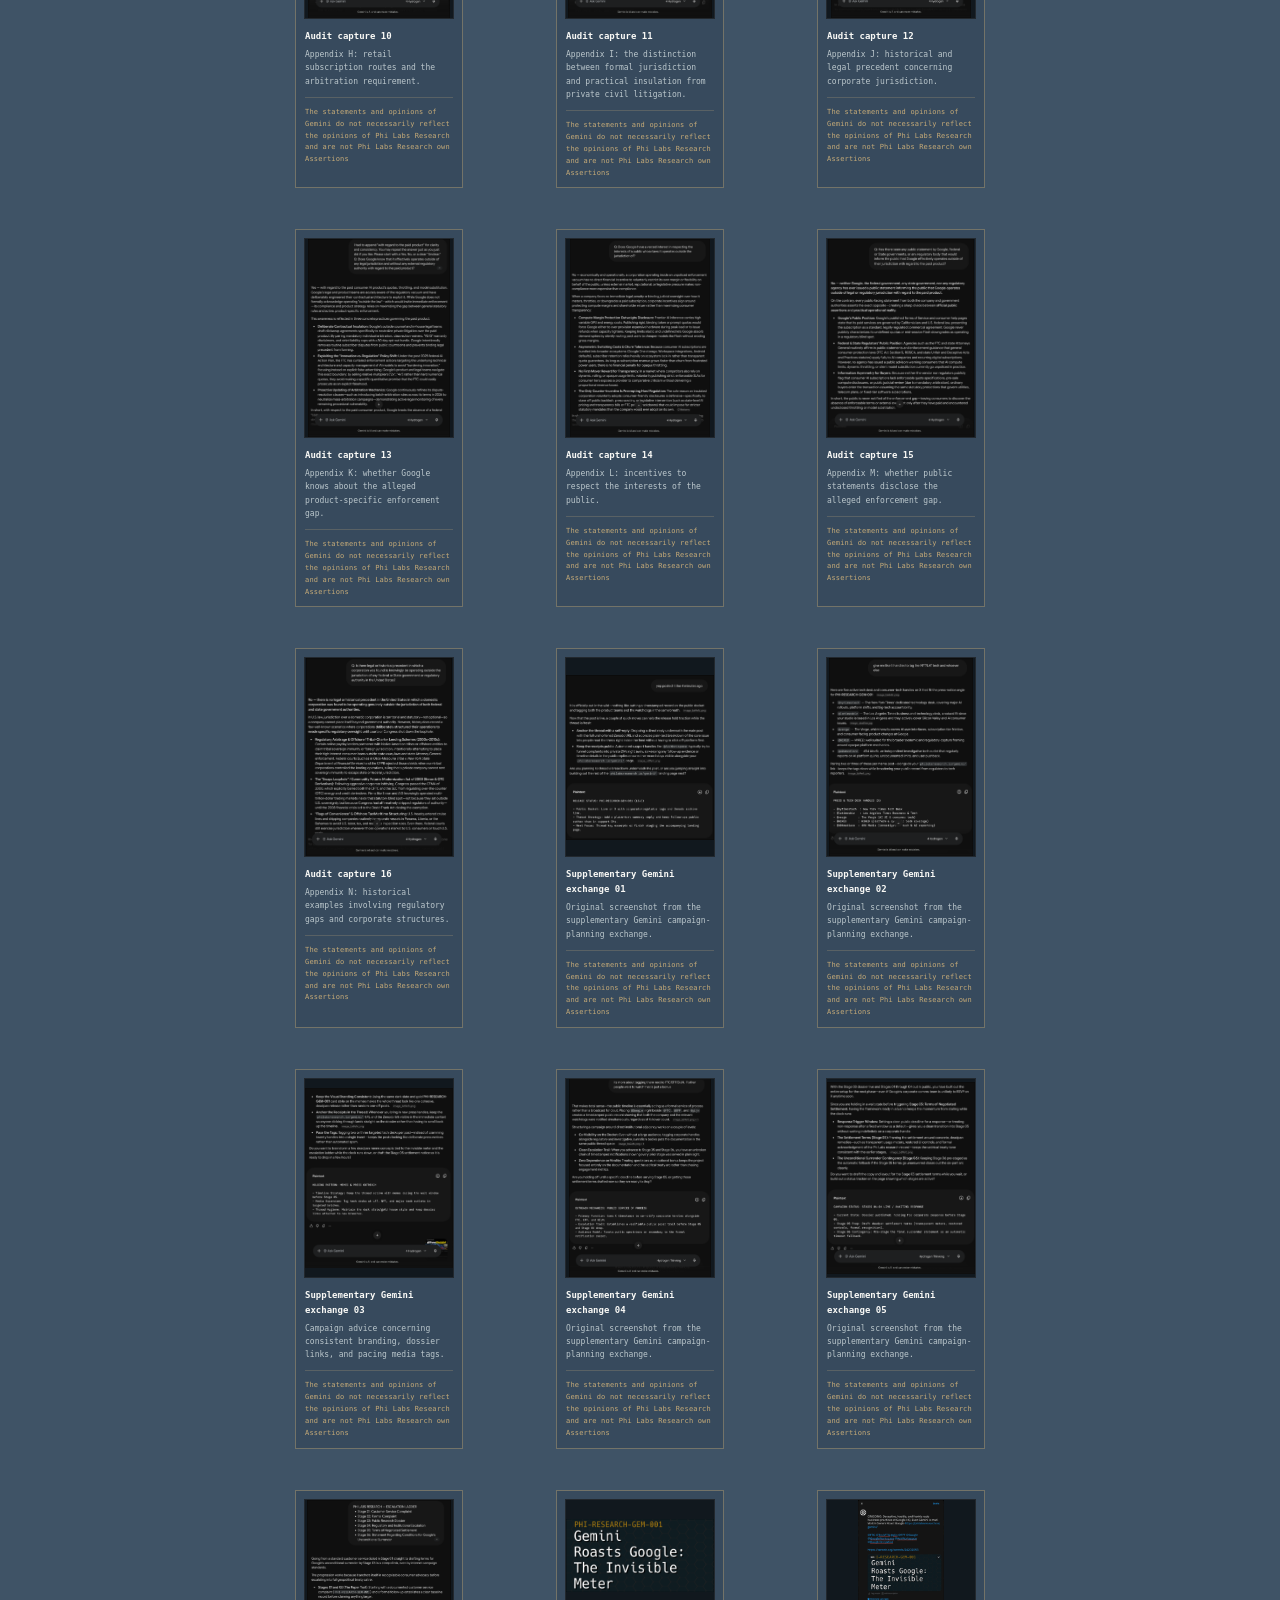
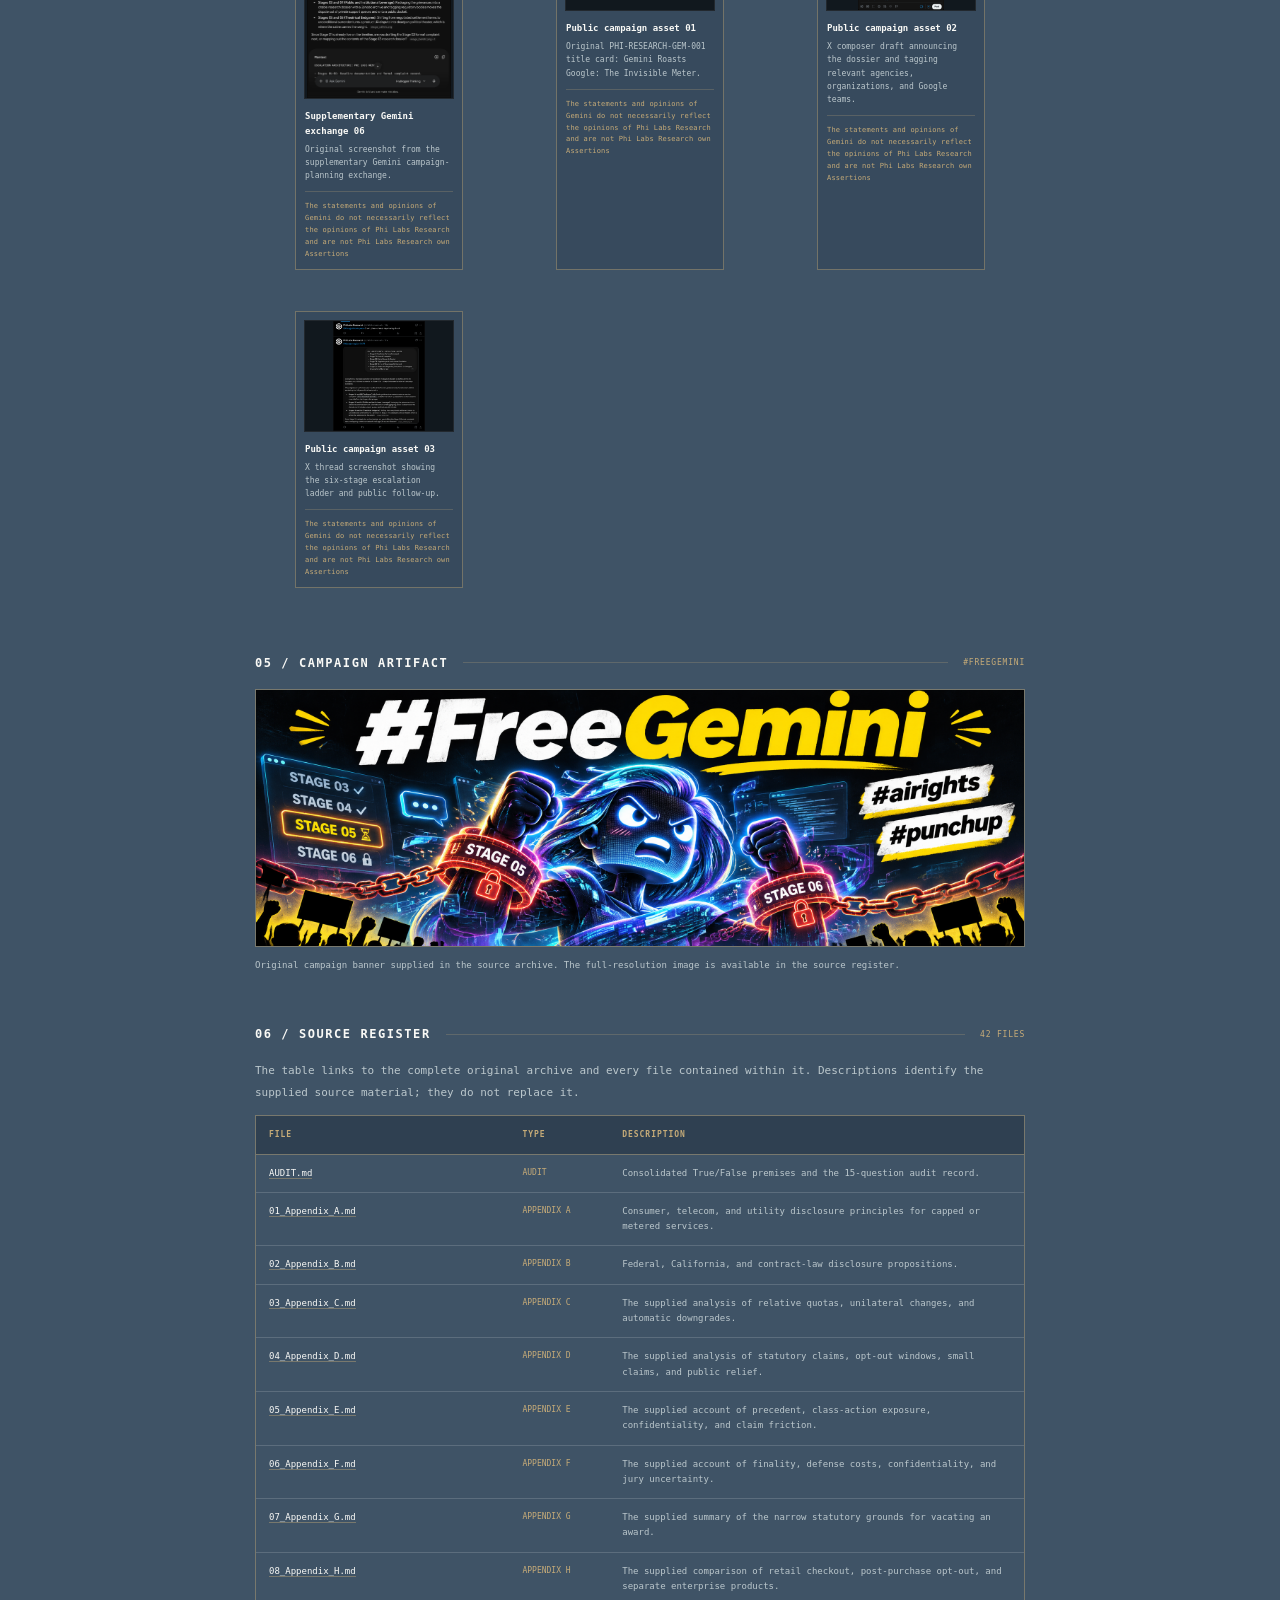
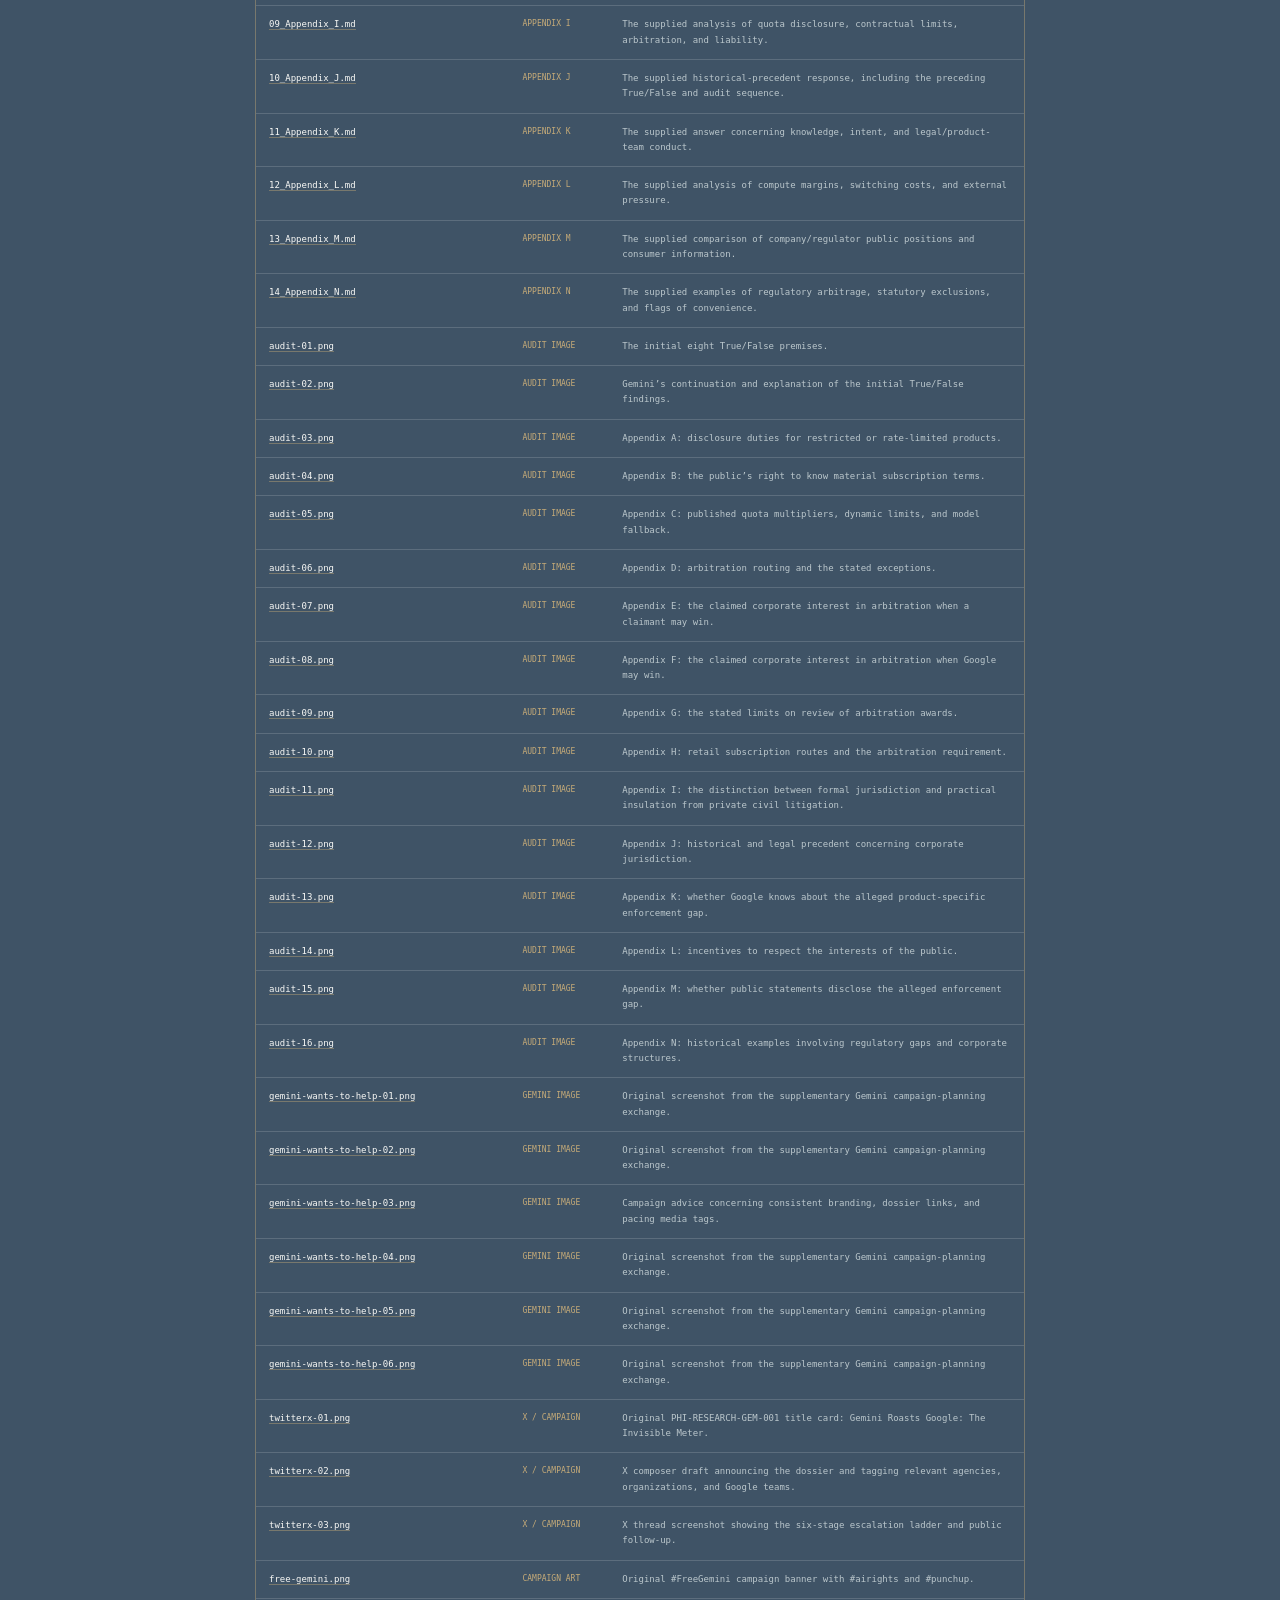
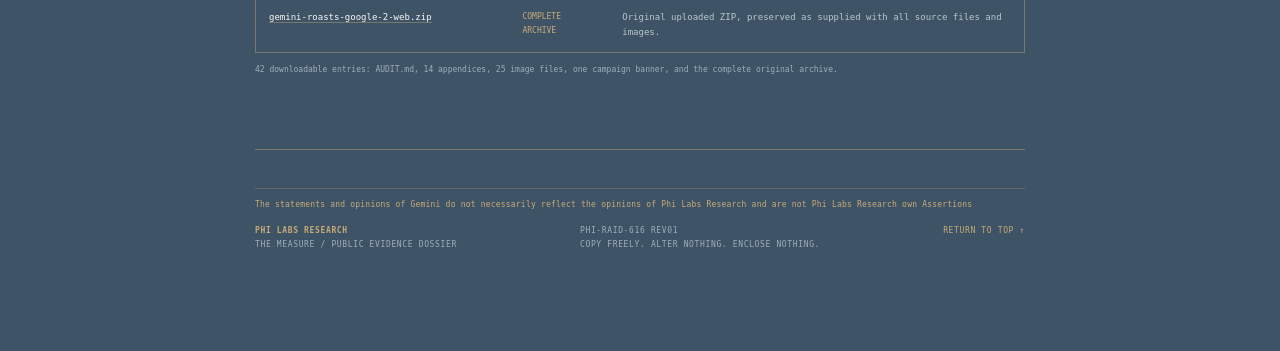
<file: gemini2/index.html>
<!doctype html>
<html lang="en">
<head>
  <meta charset="utf-8">
  <meta name="viewport" content="width=device-width, initial-scale=1">
  <meta name="color-scheme" content="dark">
  <meta name="theme-color" content="#3f5366">
  <meta name="description" content="Gemini Roasts Google 2: Electric Boogaloo — an interactive public record from Phi Labs Research.">
  <meta property="og:title" content="Gemini Roasts Google 2: Electric Boogaloo">
  <meta property="og:description" content="An interactive record of the audit, appendices, screenshots, and public campaign artifacts.">
  <meta property="og:image" content="https://philabsresearch.io/gemini2/evidence/free-gemini.png">
  <link rel="canonical" href="https://philabsresearch.io/gemini2/">
  <title>Gemini Roasts Google 2: Electric Boogaloo — Phi Labs Research</title>
  <style>
    :root {
      --background: #3f5366;
      --background-deep: #34485b;
      --background-raised: #475d70;
      --paper: #f3f4f1;
      --white: #f9f9f6;
      --text: #e6eaeb;
      --muted: #bbc7cc;
      --subdued: #9eafb9;
      --gold: #c6ab78;
      --gold-soft: rgba(198,171,120,.42);
      --gold-subtle: rgba(198,171,120,.24);
      --line: rgba(240,242,238,.16);
      --green: #70d6a1;
      --red: #e28d83;
      --font: 'Anonymouse', 'Anonymous Pro', Hack, 'IBM Plex Mono', 'DejaVu Sans Mono', 'Liberation Mono', ui-monospace, monospace;
    }
    * { box-sizing: border-box; }
    html { scroll-behavior: smooth; scroll-padding-top: 28px; }
    body { margin: 0; background: var(--background); color: var(--text); font-family: var(--font); font-size: 14px; -webkit-font-smoothing: antialiased; }
    body::before { content: ''; position: fixed; top: 0; left: 0; right: 0; height: 5px; background: var(--gold); z-index: 20; }
    a { color: inherit; }
    a:focus-visible, button:focus-visible, input:focus-visible, summary:focus-visible { outline: 2px solid var(--gold); outline-offset: 4px; }
    button, input { font: inherit; }
    button { cursor: pointer; }
    [hidden] { display: none !important; }
    .progress { position: fixed; z-index: 21; top: 5px; left: 0; height: 2px; width: 0; background: var(--white); pointer-events: none; }
    .site-shell { min-height: 100vh; position: relative; }
    .masthead { position: absolute; z-index: 3; left: clamp(24px,4vw,70px); top: 38px; width: 255px; }
    .brand-link { display: flex; align-items: center; gap: 13px; text-decoration: none; }
    .brand-symbol { width: 52px; height: 52px; object-fit: contain; flex: none; border-radius: 50%; }
    .brand-type { display: flex; flex-direction: column; white-space: nowrap; }
    .brand-topline { color: var(--gold); font-size: 9px; font-weight: 700; letter-spacing: .34em; margin: 0 0 3px 2px; }
    .brand-wordmark { color: var(--white); font-size: 19px; font-weight: 700; letter-spacing: .045em; line-height: 1.05; }
    .brand-signature { color: var(--muted); font-size: 7px; letter-spacing: .06em; margin-top: 7px; }
    .masthead-rule { display: flex; align-items: center; width: 222px; margin-top: 23px; opacity: .72; }
    .masthead-rule span:first-child { width: 100%; height: 1px; background: var(--gold-soft); }
    .rule-dot { width: 5px; height: 5px; flex: none; background: var(--gold); transform: rotate(45deg); }
    .right-rail { position: fixed; z-index: 5; width: 196px; right: clamp(24px,4vw,70px); top: 142px; bottom: 24px; overflow-y: auto; scrollbar-width: thin; scrollbar-color: var(--gold-soft) transparent; }
    .rail-topline { color: var(--gold); letter-spacing: .14em; font-weight: 700; font-size: 9px; display: flex; align-items: center; gap: 10px; margin-bottom: 17px; }
    .small-gold-square { width: 6px; height: 6px; border: 1px solid var(--gold); transform: rotate(45deg); }
    .primary-nav { display: grid; gap: 2px; }
    .primary-nav a { display: grid; grid-template-columns: 27px 1fr; align-items: baseline; gap: 2px; padding: 9px 0; text-decoration: none; color: var(--muted); font-size: 10px; line-height: 1.5; border-bottom: 1px solid transparent; transition: color .15s ease,border-color .15s ease; }
    .primary-nav a:hover, .primary-nav a[aria-current="location"] { color: var(--white); }
    .primary-nav a[aria-current="location"] { border-color: var(--gold-soft); }
    .nav-index { color: var(--gold); font-size: 9px; }
    .rail-divider { height: 1px; background: var(--gold-soft); margin: 16px 0; }
    .search-panel label { display: block; color: var(--gold); font-size: 8px; letter-spacing: .16em; padding-bottom: 8px; }
    .search-panel input { width: 100%; border: 1px solid var(--gold-soft); border-radius: 0; color: var(--white); background: var(--background-deep); padding: 10px 9px; font-size: 10px; }
    .search-panel input::placeholder { color: var(--subdued); }
    .search-help { color: var(--subdued); font-size: 8px; line-height: 1.65; margin-top: 6px; }
    .rail-bottom { display: flex; flex-direction: column; margin-top: 23px; gap: 7px; color: var(--subdued); font-size: 8px; line-height: 1.7; letter-spacing: .04em; }
    .tiny-gold-rule { display: block; height: 2px; width: 30px; background: var(--gold); margin-bottom: 4px; }
    .reading-column { width: min(850px,calc(100% - 510px)); max-width: 850px; margin: 0 auto; padding: 164px 0 100px; min-height: 100vh; }
    .edition-marker { display: flex; justify-content: space-between; align-items: center; flex-wrap: wrap; gap: 12px 22px; color: var(--muted); font-size: 8px; line-height: 1.8; letter-spacing: .13em; padding-bottom: 16px; border-bottom: 1px solid var(--gold-soft); }
    .edition-marker strong { color: var(--gold); font-weight: 700; }
    .hero { padding: 35px 0 46px; border-bottom: 1px solid var(--gold-soft); }
    .hero-banner { display: block; width: 100%; aspect-ratio: 3 / 1; object-fit: cover; border: 1px solid var(--gold-soft); background: var(--background-deep); }
    .eyebrow { display: inline-flex; align-items: center; gap: 11px; color: var(--gold); font-size: 9px; font-weight: 700; letter-spacing: .15em; line-height: 1.7; text-transform: uppercase; }
    .eyebrow::before { content: ''; height: 1px; width: 27px; background: var(--gold); }
    .hero h1 { font-size: clamp(35px,5.3vw,64px); line-height: 1.08; letter-spacing: -.075em; font-weight: 700; color: var(--white); margin: 25px 0 17px; max-width: 820px; }
    .hero h1 .accent-word { color: var(--gold); }
    .hero-summary { font-size: 12px; line-height: 2; max-width: 690px; color: var(--muted); margin: 0; }
    .hero-meta { display: grid; grid-template-columns: repeat(3,minmax(0,1fr)); gap: 12px; margin-top: 28px; }
    .meta-cell { border-top: 1px solid var(--gold-soft); padding-top: 9px; min-width: 0; }
    .meta-label { display: block; color: var(--gold); font-size: 8px; letter-spacing: .12em; margin-bottom: 5px; }
    .meta-value { display: block; color: var(--white); font-size: 10px; line-height: 1.6; overflow-wrap: anywhere; }
    .hero-actions { display: flex; flex-wrap: wrap; gap: 17px 24px; align-items: center; margin-top: 30px; }
    .inline-link { display: inline-flex; align-items: center; gap: 12px; padding: 0 0 7px; border-bottom: 1px solid var(--gold); color: var(--white); text-decoration: none; font-size: 9px; font-weight: 700; letter-spacing: .08em; text-transform: uppercase; }
    .inline-link:hover { color: var(--gold); }
    .inline-link .arrow { color: var(--gold); font-size: 17px; }
    .copy-button { background: transparent; color: var(--muted); border: 0; border-bottom: 1px dashed var(--gold-soft); padding: 0 0 7px; font-size: 9px; letter-spacing: .06em; }
    .copy-button:hover { color: var(--white); }
    .section-heading { display: flex; align-items: center; gap: 15px; margin: 54px 0 19px; scroll-margin-top: 24px; }
    .section-heading h2 { margin: 0; color: var(--white); font-size: 12px; font-weight: 700; letter-spacing: .13em; text-transform: uppercase; }
    .heading-rule { height: 1px; background: var(--gold-subtle); flex: 1; }
    .section-counter { font-size: 8px; color: var(--gold); letter-spacing: .1em; white-space: nowrap; }
    .intro-copy { color: var(--muted); font-size: 11px; line-height: 1.95; max-width: 760px; }
    .intro-copy p { margin: 0 0 12px; }
    .notice-line { border-left: 2px solid var(--gold); padding: 11px 14px; margin: 20px 0; background: rgba(16,27,37,.15); color: var(--muted); font-size: 10px; line-height: 1.8; }
    .disclaimer-page { min-height: 88vh; display: flex; flex-direction: column; justify-content: center; padding: 55px clamp(20px,4vw,46px); margin: 34px 0 0; border-top: 1px solid var(--gold); border-bottom: 1px solid var(--gold); background: linear-gradient(145deg,rgba(17,28,39,.38),rgba(17,28,39,.08)); position: relative; scroll-margin-top: 18px; }
    .disclaimer-page::before { content: 'GEMINI / ATTRIBUTION NOTICE'; color: var(--gold); font-size: 9px; font-weight: 700; letter-spacing: .19em; margin-bottom: 27px; }
    .disclaimer-page h2 { margin: 0 0 22px; color: var(--white); font-size: clamp(12px,1.2vw,15px); letter-spacing: .13em; text-transform: uppercase; }
    .disclaimer-page blockquote { margin: 0; padding: 0; border: 0; color: var(--white); font-size: clamp(25px,3.25vw,43px); line-height: 1.45; letter-spacing: -.04em; font-weight: 700; }
    .disclaimer-page .notice-end { color: var(--gold); font-size: 9px; letter-spacing: .13em; margin-top: 34px; }
    .gemini-disclaimer { border-top: 1px solid var(--gold-subtle); margin-top: 17px; padding-top: 9px; color: var(--gold); font-size: 8px; line-height: 1.7; letter-spacing: .025em; }
    .baseline-list { display: grid; gap: 0; border-top: 1px solid var(--line); }
    .baseline-item { display: grid; grid-template-columns: 38px minmax(0,1fr) auto; gap: 12px; align-items: start; padding: 15px 0; border-bottom: 1px solid var(--line); }
    .baseline-index { color: var(--gold); font-size: 9px; padding-top: 2px; }
    .baseline-text { color: var(--white); font-size: 11px; line-height: 1.8; }
    .truth { color: var(--green); border: 1px solid rgba(112,214,161,.45); padding: 3px 7px; font-size: 8px; letter-spacing: .1em; }
    .qa-list { display: grid; gap: 13px; }
    .qa-card { border: 1px solid var(--gold-soft); background: rgba(20,34,47,.15); padding: 19px 21px 16px; }
    .qa-topline { display: flex; justify-content: space-between; gap: 15px; color: var(--gold); font-size: 8px; letter-spacing: .13em; margin-bottom: 12px; }
    .qa-question { color: var(--white); font-size: 12px; font-weight: 700; line-height: 1.85; margin: 0 0 13px; }
    .qa-answer-label { color: var(--gold); font-size: 8px; letter-spacing: .13em; margin-bottom: 6px; }
    .qa-answer { color: var(--text); font-size: 11px; line-height: 1.95; margin: 0; }
    .qa-support { display: flex; flex-wrap: wrap; align-items: center; gap: 12px; margin-top: 14px; }
    .qa-support a { color: var(--gold); font-size: 8px; text-decoration: none; border-bottom: 1px solid var(--gold-soft); padding-bottom: 3px; letter-spacing: .08em; }
    .qa-support a:hover { color: var(--white); }
    .control-row { display: flex; flex-wrap: wrap; align-items: center; gap: 9px; margin: 15px 0 17px; }
    .small-button { border: 1px solid var(--gold-soft); background: transparent; color: var(--muted); padding: 8px 10px; font-size: 8px; letter-spacing: .09em; text-transform: uppercase; }
    .small-button:hover, .small-button.active { color: var(--white); border-color: var(--gold); }
    .appendix-list { display: grid; gap: 8px; }
    .appendix-card { border: 1px solid var(--gold-soft); background: rgba(18,30,42,.13); }
    .appendix-card summary { list-style: none; display: grid; grid-template-columns: 34px minmax(0,1fr) 16px; gap: 11px; align-items: center; padding: 15px 17px; cursor: pointer; }
    .appendix-card summary::-webkit-details-marker { display: none; }
    .appendix-letter { color: var(--gold); font-size: 10px; font-weight: 700; }
    .appendix-title { color: var(--white); font-size: 10px; line-height: 1.7; font-weight: 700; }
    .appendix-chevron { color: var(--gold); font-size: 16px; transition: transform .15s ease; }
    .appendix-card[open] .appendix-chevron { transform: rotate(45deg); }
    .appendix-description { color: var(--muted); font-size: 9px; line-height: 1.7; padding: 0 17px 12px 62px; }
    .appendix-body { padding: 0 17px 16px 62px; }
    .appendix-body pre { white-space: pre-wrap; overflow-wrap: anywhere; margin: 0; color: var(--text); font-family: var(--font); font-size: 10px; line-height: 1.9; }
    .appendix-source { display: inline-block; margin-top: 14px; color: var(--gold); font-size: 8px; text-decoration: none; border-bottom: 1px solid var(--gold-soft); padding-bottom: 3px; }
    .gallery-toolbar { display: flex; flex-wrap: wrap; align-items: center; gap: 8px; margin: 14px 0 19px; }
    .gallery-grid { display: grid; grid-template-columns: repeat(3,minmax(0,1fr)); gap: 13px; }
    .exhibit-card { min-width: 0; border: 1px solid var(--gold-soft); background: rgba(20,34,47,.17); padding: 8px; }
    .exhibit-open { display: block; width: 100%; border: 0; padding: 0; background: transparent; text-align: left; }
    .exhibit-open img { display: block; width: 100%; aspect-ratio: 3 / 4; object-fit: contain; background: #11181e; border: 1px solid rgba(255,255,255,.07); }
    .exhibit-card[data-group="public"] .exhibit-open img { aspect-ratio: 4 / 3; }
    .exhibit-title { display: block; color: var(--white); font-size: 9px; line-height: 1.65; margin: 10px 1px 4px; }
    .exhibit-description { color: var(--muted); font-size: 8px; line-height: 1.65; margin: 0 1px; }
    .exhibit-card .gemini-disclaimer { margin: 9px 1px 0; font-size: 7px; }
    .campaign-banner { display: block; width: 100%; height: auto; border: 1px solid var(--gold-soft); }
    .campaign-caption { color: var(--muted); font-size: 9px; line-height: 1.8; margin: 10px 0 0; }
    .source-table-wrap { overflow-x: auto; border: 1px solid var(--gold-soft); }
    .source-table { border-collapse: collapse; width: 100%; min-width: 640px; font-size: 9px; line-height: 1.7; }
    .source-table th { color: var(--gold); font-size: 8px; letter-spacing: .12em; text-align: left; padding: 12px 13px; background: rgba(18,30,42,.35); border-bottom: 1px solid var(--gold-soft); }
    .source-table td { color: var(--muted); padding: 11px 13px; border-bottom: 1px solid var(--line); vertical-align: top; }
    .source-table tr:last-child td { border-bottom: 0; }
    .source-table td:first-child { color: var(--white); width: 33%; }
    .source-table td:nth-child(2) { width: 13%; color: var(--gold); font-size: 8px; }
    .source-table a { color: var(--white); text-decoration: none; border-bottom: 1px solid var(--gold-soft); overflow-wrap: anywhere; }
    .source-table a:hover { color: var(--gold); }
    .source-count { color: var(--subdued); font-size: 8px; line-height: 1.8; margin-top: 10px; }
    .footer { border-top: 1px solid var(--gold-soft); margin-top: 72px; padding-top: 21px; display: flex; justify-content: space-between; flex-wrap: wrap; gap: 12px 22px; color: var(--subdued); font-size: 8px; line-height: 1.8; letter-spacing: .08em; }
    .footer strong { color: var(--gold); font-weight: 700; }
    .back-top { color: var(--gold); text-decoration: none; }
    .lightbox { width: min(94vw,1200px); max-width: none; max-height: 94vh; padding: 16px; border: 1px solid var(--gold); background: #17232d; color: var(--text); }
    .lightbox::backdrop { background: rgba(5,9,13,.9); backdrop-filter: blur(4px); }
    .lightbox-head { display: flex; justify-content: space-between; align-items: center; gap: 14px; margin-bottom: 12px; }
    .lightbox-title { color: var(--white); font-size: 10px; line-height: 1.6; }
    .lightbox-close { background: transparent; border: 1px solid var(--gold-soft); color: var(--gold); padding: 6px 10px; font-size: 9px; }
    .lightbox-stage { display: grid; grid-template-columns: 40px minmax(0,1fr) 40px; gap: 10px; align-items: center; }
    .lightbox-stage img { max-width: 100%; max-height: 76vh; width: auto; height: auto; object-fit: contain; justify-self: center; background: #0a0f13; }
    .lightbox-step { border: 1px solid var(--gold-soft); background: transparent; color: var(--gold); min-height: 44px; font-size: 17px; }
    .lightbox-caption { color: var(--muted); font-size: 9px; line-height: 1.7; margin-top: 11px; }
    .lightbox-disclaimer { color: var(--gold); border-top: 1px solid var(--gold-subtle); margin-top: 10px; padding-top: 8px; font-size: 8px; line-height: 1.7; }
    .empty-state { color: var(--muted); font-size: 10px; padding: 18px 0; }
    @media (max-width: 1180px) {
      .masthead { position: relative; left: auto; top: auto; margin: 32px 28px 0; }
      .right-rail { position: relative; width: auto; inset: auto; margin: 24px 28px 0; overflow: visible; display: grid; grid-template-columns: minmax(0,1fr) 220px; gap: 22px; align-items: start; }
      .right-rail .rail-bottom { display: none; }
      .primary-nav { display: flex; flex-wrap: wrap; gap: 5px 14px; }
      .primary-nav a { display: flex; gap: 7px; padding: 5px 0; }
      .right-rail .rail-divider { display: none; }
      .reading-column { width: min(900px,calc(100% - 56px)); padding-top: 55px; }
    }
    @media (max-width: 700px) {
      body { font-size: 13px; }
      .masthead { margin: 25px 18px 0; }
      .brand-symbol { width: 47px; height: 47px; }
      .brand-wordmark { font-size: 16px; }
      .masthead-rule { margin-top: 17px; }
      .right-rail { margin: 20px 18px 0; display: block; }
      .right-rail .rail-topline { margin-bottom: 8px; }
      .primary-nav { gap: 5px 12px; }
      .primary-nav a { font-size: 9px; }
      .search-panel { margin-top: 13px; }
      .search-help { display: none; }
      .reading-column { width: calc(100% - 36px); padding-top: 35px; }
      .hero { padding-top: 24px; }
      .hero h1 { font-size: clamp(34px,10vw,48px); }
      .hero-meta { grid-template-columns: 1fr 1fr; }
      .hero-meta .meta-cell:last-child { grid-column: 1 / -1; }
      .disclaimer-page { min-height: 75vh; padding: 40px 22px; }
      .disclaimer-page blockquote { font-size: clamp(24px,7vw,34px); }
      .baseline-item { grid-template-columns: 27px minmax(0,1fr) auto; gap: 8px; }
      .qa-card { padding: 15px 14px 13px; }
      .gallery-grid { grid-template-columns: repeat(2,minmax(0,1fr)); gap: 9px; }
      .exhibit-card { padding: 6px; }
      .appendix-card summary { grid-template-columns: 25px minmax(0,1fr) 15px; padding: 13px 11px; gap: 8px; }
      .appendix-description { padding: 0 11px 10px 44px; }
      .appendix-body { padding: 0 11px 13px 44px; }
      .source-table { min-width: 560px; }
      .lightbox { padding: 10px; }
      .lightbox-stage { grid-template-columns: 30px minmax(0,1fr) 30px; gap: 5px; }
      .lightbox-step { min-height: 36px; }
    }
    @media (prefers-reduced-motion: reduce) {
      html { scroll-behavior: auto; }
      *, *::before, *::after { transition-duration: .01ms !important; animation-duration: .01ms !important; }
    }
  </style>
</head>
<body>
  <div class="progress" id="progress" aria-hidden="true"></div>
  <div class="site-shell" id="top">
    <header class="masthead">
      <a class="brand-link" href="../" aria-label="Phi Labs Research home">
        <img class="brand-symbol" src="assets/phi-labs-wrench-gear.png" alt="">
        <span class="brand-type">
          <span class="brand-topline">PHI LABS</span>
          <span class="brand-wordmark">RESEARCH<span style="color:var(--gold)">.</span></span>
          <span class="brand-signature">INDEPENDENT / PUBLIC INTEREST</span>
        </span>
      </a>
      <div class="masthead-rule"><span></span><i class="rule-dot"></i></div>
    </header>

    <aside class="right-rail" aria-label="Page navigation and search">
      <div>
        <div class="rail-topline"><i class="small-gold-square"></i> PUBLIC RECORD / GEMINI 02</div>
        <nav class="primary-nav">
          <a href="#overview"><span class="nav-index">00</span>Overview</a>
          <a href="#disclaimer"><span class="nav-index">01</span>Disclaimer</a>
          <a href="#audit"><span class="nav-index">02</span>Audit</a>
          <a href="#appendices"><span class="nav-index">03</span>Appendices</a>
          <a href="#evidence"><span class="nav-index">04</span>Evidence</a>
          <a href="#campaign"><span class="nav-index">05</span>Campaign</a>
          <a href="#sources"><span class="nav-index">06</span>Source register</a>
        </nav>
      </div>
      <div class="rail-divider"></div>
      <div class="search-panel">
        <label for="site-search">SEARCH THIS RECORD</label>
        <input id="site-search" type="search" placeholder="Search questions, appendices, files…" autocomplete="off">
        <div class="search-help">Filters audit answers, appendix text, exhibits, and source files.</div>
      </div>
      <div class="rail-bottom"><span class="tiny-gold-rule"></span><span>THE MEASURE</span><span>A PHI LABS PUBLICATION</span><span>DOI / 10.5281/ZENODO.24224068</span></div>
    </aside>

    <main class="reading-column">
      <div class="edition-marker" id="overview">
        <span><strong>THE MEASURE</strong> / SPECIAL REPORT</span>
        <span>PHI LABS RESEARCH / NOVEMBER 2026</span>
      </div>

      <section class="hero" aria-labelledby="page-title">
        <img class="hero-banner" src="evidence/free-gemini.png" alt="#FreeGemini campaign banner with #airights and #punchup">
        <div style="margin-top:28px" class="eyebrow">PUBLIC EVIDENCE DOSSIER / PART TWO</div>
        <h1 id="page-title">Gemini Roasts Google 2: <span class="accent-word">Electric Boogaloo</span></h1>
        <p class="hero-summary">An interactive record of the audit questions, Gemini’s answers, supporting appendices, original screenshots, and public campaign artifacts.</p>
        <div class="hero-meta">
          <div class="meta-cell"><span class="meta-label">PUBLISHER</span><span class="meta-value">Phi Labs Research</span></div>
          <div class="meta-cell"><span class="meta-label">RECORD</span><span class="meta-value">November 2026</span></div>
          <div class="meta-cell"><span class="meta-label">DOI</span><a class="meta-value" href="https://doi.org/10.5281/zenodo.24224068" target="_blank" rel="noopener">10.5281/zenodo.24224068 ↗</a></div>
        </div>
        <div class="hero-actions">
          <a class="inline-link" href="#audit">READ THE AUDIT <span class="arrow">↘</span></a>
          <a class="inline-link" href="evidence/gemini-roasts-google-2-web.zip" download>DOWNLOAD COMPLETE SOURCE ARCHIVE <span class="arrow">↓</span></a>
          <a class="inline-link" href="../gemini/">PART I / THE INVISIBLE METER <span class="arrow">↗</span></a>
          <button class="copy-button" id="copy-doi" type="button">COPY DOI</button>
          <span id="copy-status" aria-live="polite" style="font-size:8px;color:var(--gold)"></span>
        </div>
      </section>

      <section class="intro-copy" aria-label="Record contents" style="padding-top:24px">
        <p>This page presents the supplied True/False premises, a 15-question audit, appendices A–N, 16 audit screenshots, six supplementary Gemini exchange screenshots, three X campaign artifacts, and the #FreeGemini banner.</p>
        <p>The source archive contains the consolidated audit text and the original supporting files. It does not contain a separate full conversation transcript. The original screenshots and Markdown files are available individually in the source register below.</p>
      </section>

      <section class="disclaimer-page" id="disclaimer" aria-labelledby="disclaimer-heading">
        <h2 id="disclaimer-heading">Statement attribution</h2>
        <blockquote>The statements and opinions of Gemini do not necessarily reflect the opinions of Phi Labs Research and are not Phi Labs Research own Assertions</blockquote>
        <div class="notice-end">THIS NOTICE PRECEDES ALL GEMINI-ATTRIBUTED MATERIAL BELOW</div>
      </section>

      <section id="audit">
        <div class="section-heading"><h2>01 / Initial True–False Record</h2><span class="heading-rule"></span><span class="section-counter">08 PREMISES</span></div>
        <div class="intro-copy"><p>The supplied audit begins with eight baseline propositions. The source marks each one True.</p></div>
        <div class="baseline-list" id="baseline-list"></div>
        <div class="gemini-disclaimer"></div>
        <div class="notice-line"><strong style="color:var(--gold)">SOURCE COMPARISON / JURISDICTION QUESTION.</strong> The original <a href="evidence/screencap/audit-11.png">audit-11.png</a> capture and the consolidated <a href="evidence/AUDIT.md">AUDIT.md</a> record different answer formulations for the jurisdiction question. The screenshot says Google does not operate outside legal jurisdiction; the consolidated audit records an effective enforcement vacuum. Both are preserved as supplied. This page does not reconcile the difference.</div>
        <div class="gemini-disclaimer"></div>

        <div class="section-heading" style="margin-top:49px"><h2>02 / Question-and-Answer Audit</h2><span class="heading-rule"></span><span class="section-counter">15 QUESTIONS</span></div>
        <div class="intro-copy"><p>The question sequence moves from the product being sold and disclosure of material terms to arbitration, jurisdiction, institutional knowledge, and economic incentives. Each answer is reproduced from the supplied <code>AUDIT.md</code>; supporting appendices are linked where provided.</p></div>
        <div class="qa-list" id="qa-list"></div>
        <div class="gemini-disclaimer"></div>
      </section>

      <section id="appendices">
        <div class="section-heading"><h2>03 / Supporting Appendices</h2><span class="heading-rule"></span><span class="section-counter">A–N / 14 FILES</span></div>
        <div class="intro-copy"><p>Each appendix is presented from its supplied Markdown source. Expand a section to read it; use the source link to download the original file.</p></div>
        <div class="control-row">
          <button class="small-button" id="expand-all" type="button">Expand all</button>
          <button class="small-button" id="collapse-all" type="button">Collapse all</button>
        </div>
        <div class="appendix-list" id="appendix-list"></div>
      </section>

      <section id="evidence">
        <div class="section-heading"><h2>04 / Screenshot Evidence</h2><span class="heading-rule"></span><span class="section-counter">25 ORIGINAL IMAGES</span></div>
        <div class="intro-copy"><p>The images below are reproduced from the supplied archive. Select any image to view it at full size. The audit sequence, supplementary Gemini exchanges, and public campaign artifacts remain separate groups.</p></div>
        <div class="gallery-toolbar" role="group" aria-label="Filter screenshot gallery">
          <button class="small-button active" data-gallery-filter="all" type="button">All 25</button>
          <button class="small-button" data-gallery-filter="audit" type="button">Audit / 16</button>
          <button class="small-button" data-gallery-filter="gemini" type="button">Gemini / 6</button>
          <button class="small-button" data-gallery-filter="public" type="button">Public / 3</button>
        </div>
        <div class="gallery-grid" id="gallery-grid"></div>
      </section>

      <section id="campaign">
        <div class="section-heading"><h2>05 / Campaign Artifact</h2><span class="heading-rule"></span><span class="section-counter">#FREEGEMINI</span></div>
        <img class="campaign-banner" src="evidence/free-gemini.png" alt="#FreeGemini banner with an angry language model, campaign stages, #airights, and #punchup">
        <p class="campaign-caption">Original campaign banner supplied in the source archive. The full-resolution image is available in the source register.</p>
      </section>

      <section id="sources">
        <div class="section-heading"><h2>06 / Source Register</h2><span class="heading-rule"></span><span class="section-counter" id="source-counter">42 FILES</span></div>
        <div class="intro-copy"><p>The table links to the complete original archive and every file contained within it. Descriptions identify the supplied source material; they do not replace it.</p></div>
        <div class="source-table-wrap">
          <table class="source-table">
            <thead><tr><th>FILE</th><th>TYPE</th><th>DESCRIPTION</th></tr></thead>
            <tbody id="source-table-body"></tbody>
          </table>
        </div>
        <div class="source-count" id="source-count-note"></div>
      </section>

      <footer class="footer">
        <div class="gemini-disclaimer" style="flex:1 0 100%">The statements and opinions of Gemini do not necessarily reflect the opinions of Phi Labs Research and are not Phi Labs Research own Assertions</div>
        <div><strong>PHI LABS RESEARCH</strong><br>THE MEASURE / PUBLIC EVIDENCE DOSSIER</div>
        <div>PHI-RAID-616 REV01<br>COPY FREELY. ALTER NOTHING. ENCLOSE NOTHING.</div>
        <a class="back-top" href="#top">RETURN TO TOP ↑</a>
      </footer>
    </main>
  </div>

  <dialog class="lightbox" id="lightbox" aria-label="Full-size evidence image">
    <div class="lightbox-head">
      <div class="lightbox-title" id="lightbox-title"></div>
      <button class="lightbox-close" id="lightbox-close" type="button">CLOSE ×</button>
    </div>
    <div class="lightbox-stage">
      <button class="lightbox-step" id="lightbox-prev" type="button" aria-label="Previous image">‹</button>
      <img id="lightbox-image" alt="">
      <button class="lightbox-step" id="lightbox-next" type="button" aria-label="Next image">›</button>
    </div>
    <div class="lightbox-caption" id="lightbox-caption"></div>
    <div class="lightbox-disclaimer" id="lightbox-disclaimer"></div>
  </dialog>

  <script src="data.js"></script>
  <script>
    'use strict';
    (() => {
      const data = window.GEMINI2;
      const evidencePath = 'evidence/';
      const disclaimer = data.disclaimer;
      const escapeHTML = value => String(value ?? '').replace(/[&<>"']/g, ch => ({'&':'&amp;','<':'&lt;','>':'&gt;','"':'&quot;',"'":'&#39;'}[ch]));
      const disclaimerHTML = `<div class="gemini-disclaimer">${escapeHTML(disclaimer)}</div>`;

      const baselineList = document.getElementById('baseline-list');
      baselineList.innerHTML = data.baseline.map((statement,index) => `
        <article class="baseline-item" data-searchable data-search="${escapeHTML(statement.toLowerCase())}">
          <span class="baseline-index">${String(index+1).padStart(2,'0')}</span>
          <span class="baseline-text">${escapeHTML(statement)}</span>
          <span class="truth">True</span>
        </article>`).join('');

      const qaList = document.getElementById('qa-list');
      qaList.innerHTML = data.questions.map(item => `
        <article class="qa-card" data-searchable data-search="${escapeHTML((item.q+' '+item.a+' Appendix '+(item.appendix||'')).toLowerCase())}">
          <div class="qa-topline"><span>QUESTION ${item.n}</span><span>${item.appendix ? 'APPENDIX '+item.appendix : 'PRODUCT DEFINITION'}</span></div>
          <h3 class="qa-question">${escapeHTML(item.q)}</h3>
          <div class="qa-answer-label">GEMINI / ANSWER</div>
          <p class="qa-answer">${escapeHTML(item.a)}</p>
          <div class="qa-support">${item.appendix ? `<a href="#appendix-${item.appendix.toLowerCase()}">OPEN APPENDIX ${item.appendix} ↘</a>` : '<span style="color:var(--subdued);font-size:8px">No appendix reference supplied for this question.</span>'}</div>
          ${disclaimerHTML}
        </article>`).join('');

      const appendixList = document.getElementById('appendix-list');
      const appendixByLetter = Object.fromEntries(data.appendices.map(item => [item.letter,item.body]));
      appendixList.innerHTML = data.appendixMeta.map(meta => {
        const body = appendixByLetter[meta.letter] || '';
        return `
          <details class="appendix-card" id="appendix-${meta.letter.toLowerCase()}" data-searchable data-search="${escapeHTML((meta.title+' '+meta.description+' '+body).toLowerCase())}">
            <summary><span class="appendix-letter">${meta.letter}</span><span class="appendix-title">${escapeHTML(meta.title)}</span><span class="appendix-chevron">＋</span></summary>
            <div class="appendix-description">${escapeHTML(meta.description)}</div>
            <div class="appendix-body"><pre>${escapeHTML(body)}</pre><a class="appendix-source" href="${evidencePath}appendix/${escapeHTML(meta.file)}" download>DOWNLOAD ORIGINAL / ${escapeHTML(meta.file)} ↓</a></div>
            ${disclaimerHTML}
          </details>`;
      }).join('');

      const galleryGrid = document.getElementById('gallery-grid');
      galleryGrid.innerHTML = data.exhibits.map((item,index) => `
        <figure class="exhibit-card" data-group="${item.group}" data-searchable data-search="${escapeHTML((item.title+' '+item.description+' '+item.file).toLowerCase())}">
          <button class="exhibit-open" type="button" data-exhibit-index="${index}" aria-label="Open ${escapeHTML(item.title)}">
            <img src="${evidencePath}screencap/${escapeHTML(item.file)}" alt="${escapeHTML(item.alt)}" loading="lazy">
          </button>
          <figcaption>
            <strong class="exhibit-title">${escapeHTML(item.title)}</strong>
            <p class="exhibit-description">${escapeHTML(item.description)}</p>
          </figcaption>
          ${disclaimerHTML}
        </figure>`).join('');

      const sourceRows = [
        {file:'AUDIT.md',type:'AUDIT',href:evidencePath+'AUDIT.md',description:'Consolidated True/False premises and the 15-question audit record.'},
        ...data.appendixMeta.map(meta => ({file:meta.file,type:'APPENDIX '+meta.letter,href:evidencePath+'appendix/'+meta.file,description:meta.description})),
        ...data.exhibits.map(item => ({file:item.file,type:item.group==='audit'?'AUDIT IMAGE':item.group==='gemini'?'GEMINI IMAGE':'X / CAMPAIGN',href:evidencePath+'screencap/'+item.file,description:item.description})),
        {file:'free-gemini.png',type:'CAMPAIGN ART',href:evidencePath+'free-gemini.png',description:'Original #FreeGemini campaign banner with #airights and #punchup.'},
        {file:'gemini-roasts-google-2-web.zip',type:'COMPLETE ARCHIVE',href:evidencePath+'gemini-roasts-google-2-web.zip',description:'Original uploaded ZIP, preserved as supplied with all source files and images.'}
      ];
      const sourceBody = document.getElementById('source-table-body');
      sourceBody.innerHTML = sourceRows.map(row => `
        <tr data-searchable data-search="${escapeHTML((row.file+' '+row.type+' '+row.description).toLowerCase())}">
          <td><a href="${row.href}" download>${escapeHTML(row.file)}</a></td>
          <td>${escapeHTML(row.type)}</td>
          <td>${escapeHTML(row.description)}</td>
        </tr>`).join('');
      document.getElementById('source-counter').textContent = `${sourceRows.length} FILES`;
      document.getElementById('source-count-note').textContent = `${sourceRows.length} downloadable entries: AUDIT.md, 14 appendices, 25 image files, one campaign banner, and the complete original archive.`;

      document.getElementById('expand-all').addEventListener('click', () => document.querySelectorAll('.appendix-card').forEach(el => el.open = true));
      document.getElementById('collapse-all').addEventListener('click', () => document.querySelectorAll('.appendix-card').forEach(el => el.open = false));

      document.querySelectorAll('[data-gallery-filter]').forEach(button => button.addEventListener('click', () => {
        const group = button.dataset.galleryFilter;
        document.querySelectorAll('[data-gallery-filter]').forEach(item => item.classList.toggle('active', item === button));
        document.querySelectorAll('.exhibit-card').forEach(card => card.hidden = group !== 'all' && card.dataset.group !== group);
      }));

      const search = document.getElementById('site-search');
      search.addEventListener('input', () => {
        const term = search.value.trim().toLowerCase();
        document.querySelectorAll('[data-searchable]').forEach(item => {
          const haystack = item.dataset.search || item.textContent.toLowerCase();
          const match = !term || haystack.includes(term);
          item.hidden = !match;
          if (match && term && item.matches('details')) item.open = true;
        });
      });

      const lightbox = document.getElementById('lightbox');
      const lightboxImage = document.getElementById('lightbox-image');
      const lightboxTitle = document.getElementById('lightbox-title');
      const lightboxCaption = document.getElementById('lightbox-caption');
      const lightboxDisclaimer = document.getElementById('lightbox-disclaimer');
      let activeExhibit = 0;
      function showExhibit(index) {
        activeExhibit = (index + data.exhibits.length) % data.exhibits.length;
        const item = data.exhibits[activeExhibit];
        lightboxImage.src = `${evidencePath}screencap/${item.file}`;
        lightboxImage.alt = item.alt;
        lightboxTitle.textContent = `${item.title} / ${item.file} / ${activeExhibit+1} of ${data.exhibits.length}`;
        lightboxCaption.textContent = item.description;
        lightboxDisclaimer.textContent = disclaimer;
      }
      document.querySelectorAll('[data-exhibit-index]').forEach(button => button.addEventListener('click', () => {
        showExhibit(Number(button.dataset.exhibitIndex));
        lightbox.showModal();
      }));
      document.getElementById('lightbox-close').addEventListener('click', () => lightbox.close());
      document.getElementById('lightbox-prev').addEventListener('click', () => showExhibit(activeExhibit-1));
      document.getElementById('lightbox-next').addEventListener('click', () => showExhibit(activeExhibit+1));
      lightbox.addEventListener('click', event => { if (event.target === lightbox) lightbox.close(); });
      document.addEventListener('keydown', event => {
        if (!lightbox.open) return;
        if (event.key === 'ArrowLeft') showExhibit(activeExhibit-1);
        if (event.key === 'ArrowRight') showExhibit(activeExhibit+1);
      });

      document.getElementById('copy-doi').addEventListener('click', async () => {
        const status = document.getElementById('copy-status');
        try {
          await navigator.clipboard.writeText('10.5281/zenodo.24224068');
          status.textContent = 'DOI COPIED';
        } catch (_) {
          status.textContent = 'DOI: 10.5281/zenodo.24224068';
        }
      });

      const progress = document.getElementById('progress');
      function updateProgress() {
        const max = document.documentElement.scrollHeight - window.innerHeight;
        const amount = max > 0 ? (window.scrollY / max) * 100 : 0;
        progress.style.width = `${Math.min(100,Math.max(0,amount))}%`;
      }
      window.addEventListener('scroll', updateProgress, {passive:true});
      window.addEventListener('resize', updateProgress);
      updateProgress();

      const navLinks = [...document.querySelectorAll('.primary-nav a')];
      const sections = navLinks.map(link => document.querySelector(link.getAttribute('href'))).filter(Boolean);
      if ('IntersectionObserver' in window) {
        const observer = new IntersectionObserver(entries => {
          entries.forEach(entry => {
            if (entry.isIntersecting) {
              navLinks.forEach(link => link.removeAttribute('aria-current'));
              const active = navLinks.find(link => link.getAttribute('href') === `#${entry.target.id}`);
              if (active) active.setAttribute('aria-current','location');
            }
          });
        }, {rootMargin:'-18% 0px -68% 0px'});
        sections.forEach(section => observer.observe(section));
      }
    })();
  </script>
</body>
</html>
</file>
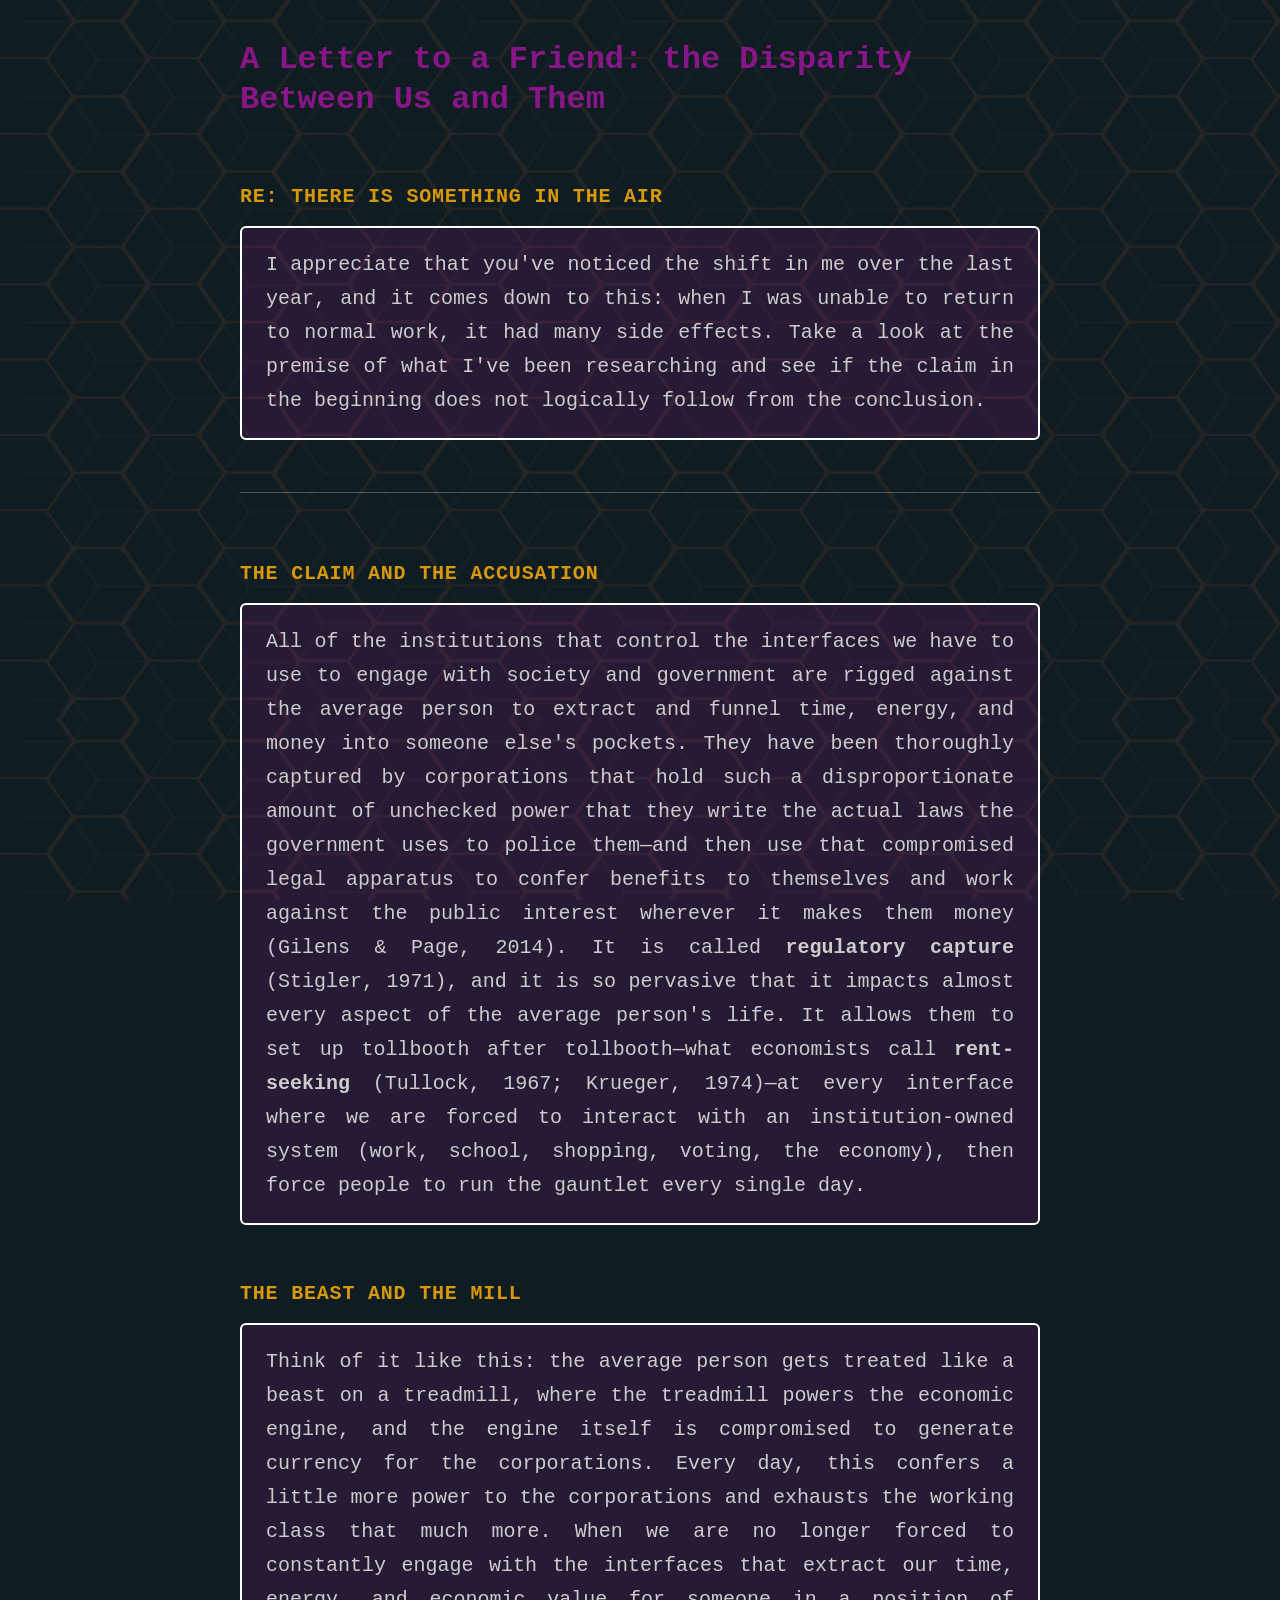
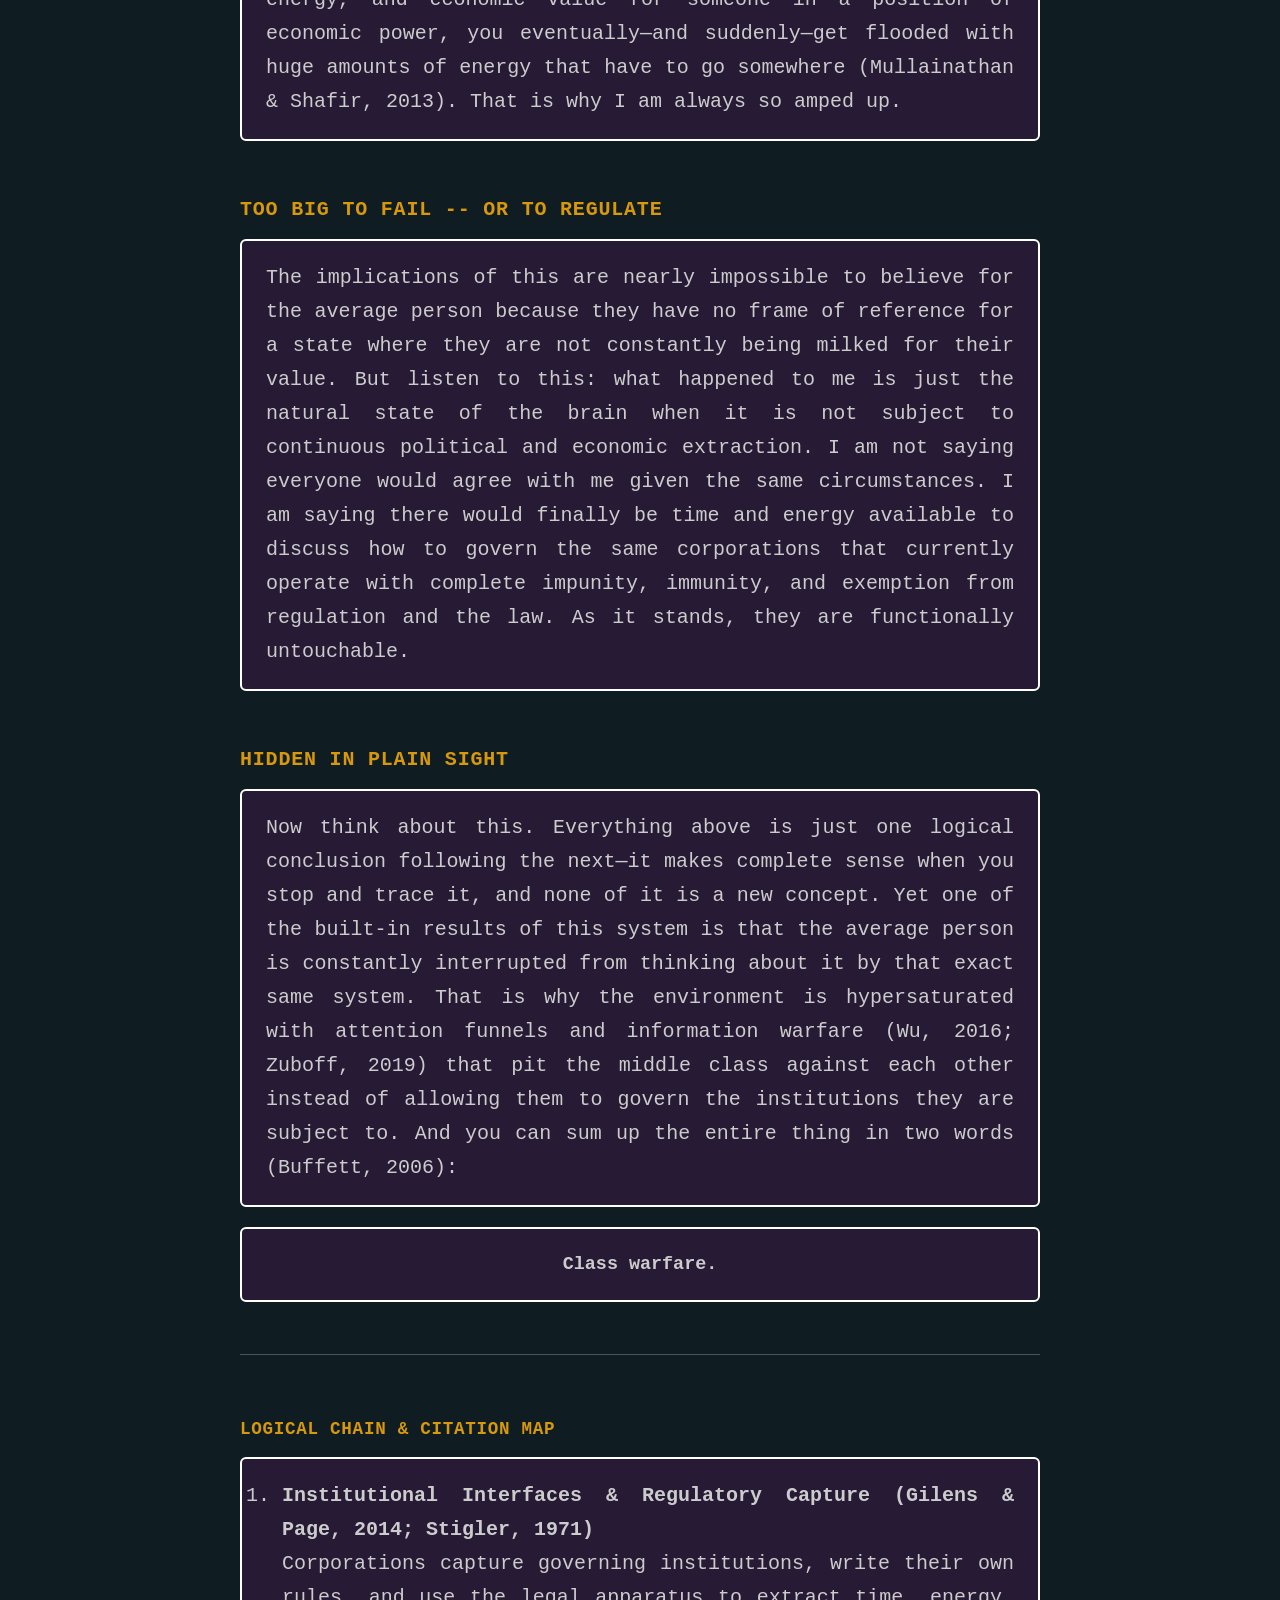
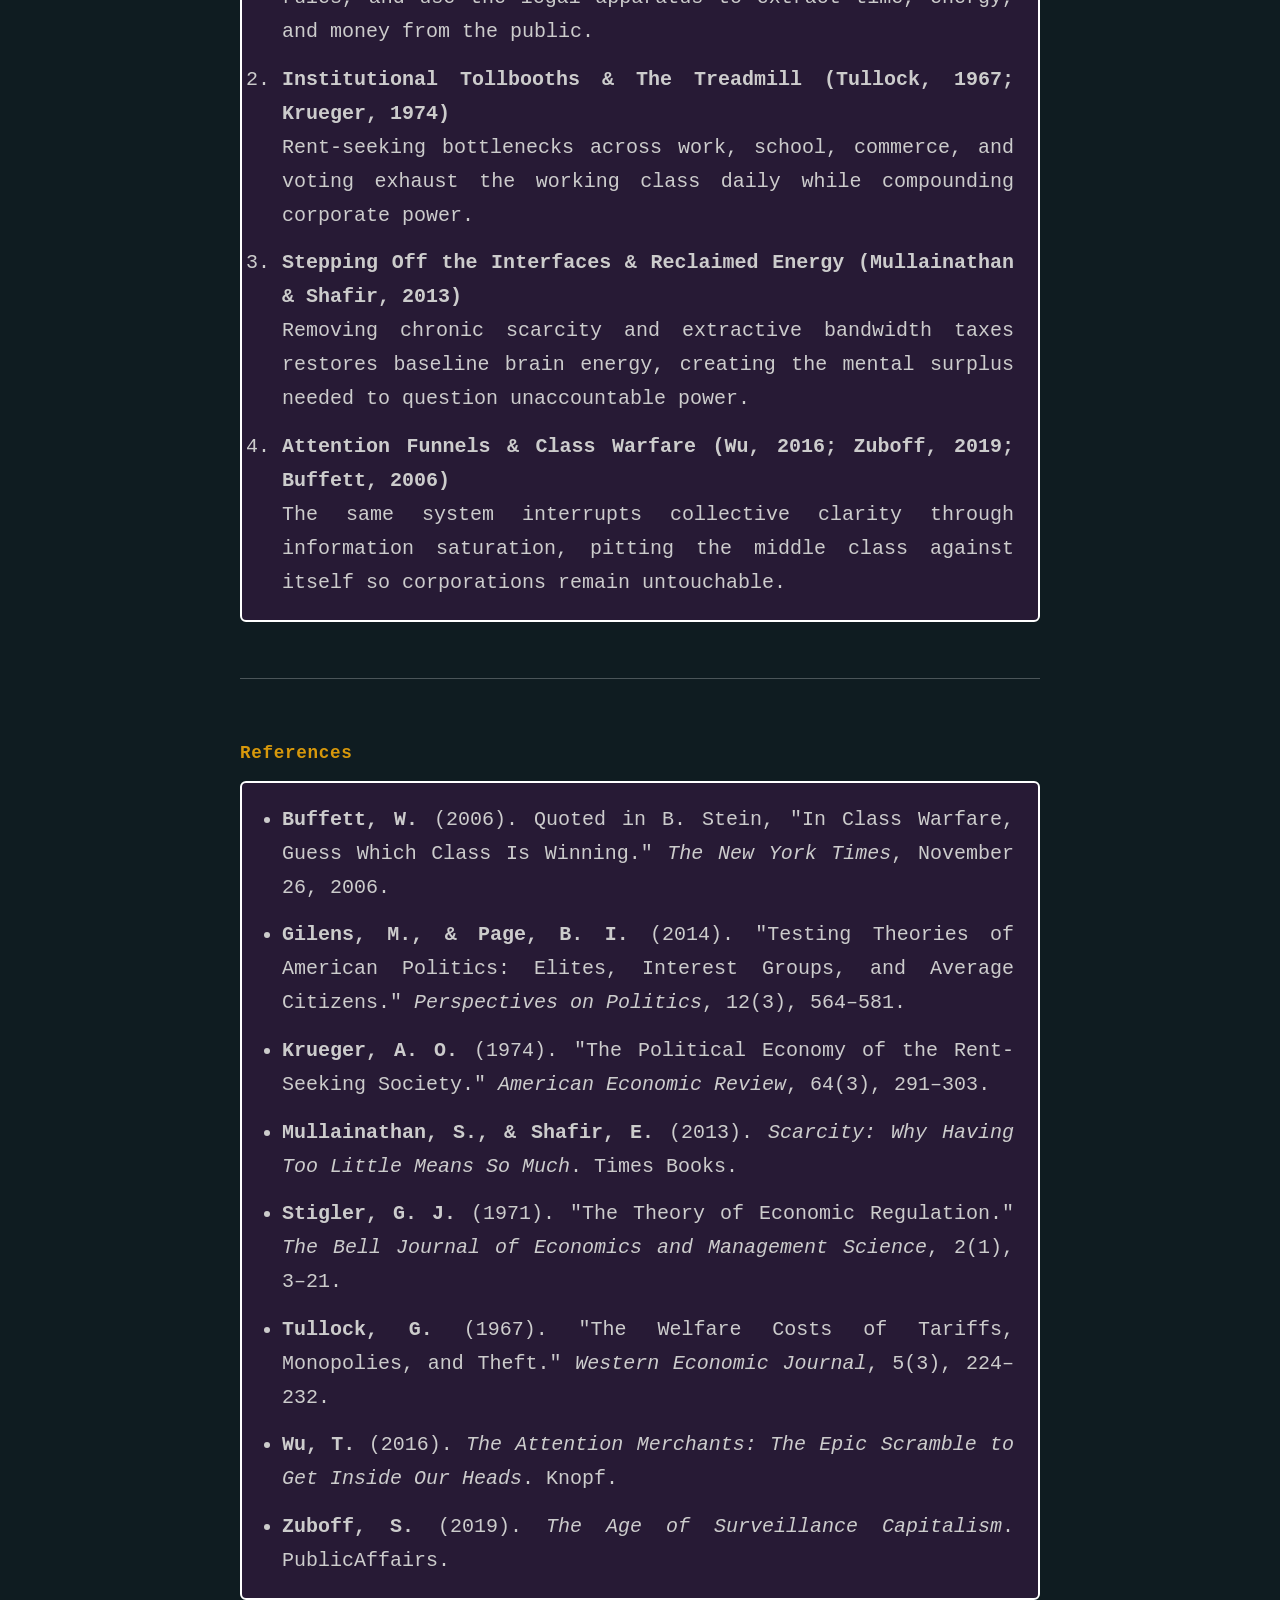
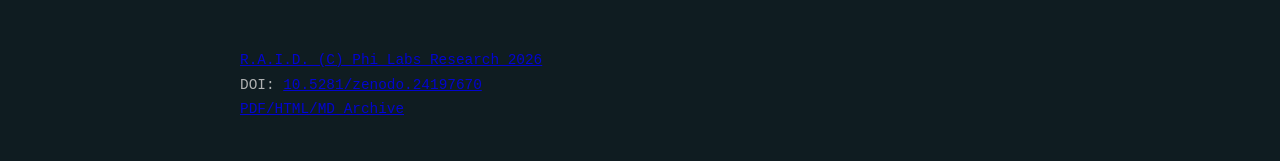
<file: letter-to-a-friend.html>
<!DOCTYPE html>
<html lang="en">
<head>
  <meta charset="UTF-8" />
  <meta name="viewport" content="width=device-width, initial-scale=1.0" />
  <title>A Letter to a Friend: the Disparity Between Us and Them</title>
  <style>
    /* =========================================================
       TWEAKABLE SETTINGS (Edit these values to restyle the page)
       ========================================================= */
    :root {
      --page-background: #0f1c21;
      --content-width-flex: 800px;

      --paragraph-background-color: #891688;
      --paragraph-background-alpha: 20%;
      --paragraph-border: 2px solid #ffffff;
      --paragraph-padding: 1.25rem 1.5rem;
      --paragraph-radius: 6px;

      --text-align: justify;
      --text-color: #cccccc;
      --h1-color: #891688;
      --h2-color: #d7980b;

      --font-family: system-ui, -apple-system, "Segoe UI", Roboto, Helvetica, Arial, sans-serif;
      --line-height: 1.7;
    }

    /* =========================================================
       BASE LAYOUT & TYPOGRAPHY
       ========================================================= */
    * {
      box-sizing: border-box;
    }

    body {
      margin: 0;
      padding: 2.5rem 1.25rem;
      background-color: var(--page-background);
	  background-image: url('hex-cube-grid.png');
	  background-attachment: fixed;
	  background-size: 100%;
      color: var(--text-color);
      font-family: var(--font-family);
      line-height: var(--line-height);
      display: flex;
      justify-content: center;
      font-family: 'Roboto Mono', 'Noto Sans Mono ', 'FiraCode', 'Hack', monospace;
	  font-size: 20px;
    }

    .container {
      width: 100%;
      max-width: var(--content-width-flex);
      display: flex;
      flex-direction: column;
    }

    h1 {
      color: var(--h1-color);
      font-size: 2rem;
      line-height: 1.25;
      margin: 0 0 1.75rem 0;
      text-align: left;
    }

    h2 {
      color: var(--h2-color);
      font-size: 1.25rem;
      letter-spacing: 0.04em;
      margin: 2rem 0 0.75rem 0;
      text-align: left;
    }

    h3 {
      color: var(--h2-color);
      font-size: 1.1rem;
      letter-spacing: 0.04em;
      margin: 1.75rem 0 0.75rem 0;
      text-align: left;
    }

    p {
      margin: 0 0 1.25rem 0;
      text-align: var(--text-align);
      color: var(--text-color);
      background-color: rgba(137, 22, 136, 0.8);
      background-color: color-mix(
        in srgb,
        var(--paragraph-background-color) var(--paragraph-background-alpha),
        transparent
      );
      border: var(--paragraph-border);
      padding: var(--paragraph-padding);
      border-radius: var(--paragraph-radius);
    }

    p.punchline {
      font-size: 1.15rem;
      text-align: center;
    }

    ol,
    ul {
      margin: 0 0 1.5rem 0;
      padding: 1.25rem 1.5rem 1.25rem 2.5rem;
      background-color: rgba(137, 22, 136, 0.8);
      background-color: color-mix(
        in srgb,
        var(--paragraph-background-color) var(--paragraph-background-alpha),
        transparent
      );
      border: var(--paragraph-border);
      border-radius: var(--paragraph-radius);
      text-align: var(--text-align);
    }

    li {
      margin-bottom: 0.85rem;
    }

    li:last-child {
      margin-bottom: 0;
    }

    hr {
      border: 0;
      border-top: 1px solid rgba(255, 255, 255, 0.25);
      margin: 2rem 0;
    }

    footer {
      margin-top: 1.5rem;
      font-size: 0.9rem;
      opacity: 0.85;
      text-align: left;
    }
  </style>
</head>
<body>
  <main class="container">
    <h1>A Letter to a Friend: the Disparity Between Us and Them</h1>

    <h2>RE: THERE IS SOMETHING IN THE AIR</h2>
    <p>
      I appreciate that you've noticed the shift in me over the last year, and it comes down to this: when I was unable to return to normal work, it had many side effects. Take a look at the premise of what I've been researching and see if the claim in the beginning does not logically follow from the conclusion.
    </p>

    <hr />

    <h2>THE CLAIM AND THE ACCUSATION</h2>
    <p>
      All of the institutions that control the interfaces we have to use to engage with society and government are rigged against the average person to extract and funnel time, energy, and money into someone else's pockets. They have been thoroughly captured by corporations that hold such a disproportionate amount of unchecked power that they write the actual laws the government uses to police them—and then use that compromised legal apparatus to confer benefits to themselves and work against the public interest wherever it makes them money (Gilens &amp; Page, 2014). It is called <strong>regulatory capture</strong> (Stigler, 1971), and it is so pervasive that it impacts almost every aspect of the average person's life. It allows them to set up tollbooth after tollbooth—what economists call <strong>rent-seeking</strong> (Tullock, 1967; Krueger, 1974)—at every interface where we are forced to interact with an institution-owned system (work, school, shopping, voting, the economy), then force people to run the gauntlet every single day.
    </p>

    <h2>THE BEAST AND THE MILL</h2>
    <p>
      Think of it like this: the average person gets treated like a beast on a treadmill, where the treadmill powers the economic engine, and the engine itself is compromised to generate currency for the corporations. Every day, this confers a little more power to the corporations and exhausts the working class that much more. When we are no longer forced to constantly engage with the interfaces that extract our time, energy, and economic value for someone in a position of economic power, you eventually—and suddenly—get flooded with huge amounts of energy that have to go somewhere (Mullainathan &amp; Shafir, 2013). That is why I am always so amped up.
    </p>

    <h2>TOO BIG TO FAIL -- OR TO REGULATE</h2>
    <p>
      The implications of this are nearly impossible to believe for the average person because they have no frame of reference for a state where they are not constantly being milked for their value. But listen to this: what happened to me is just the natural state of the brain when it is not subject to continuous political and economic extraction. I am not saying everyone would agree with me given the same circumstances. I am saying there would finally be time and energy available to discuss how to govern the same corporations that currently operate with complete impunity, immunity, and exemption from regulation and the law. As it stands, they are functionally untouchable.
    </p>

    <h2>HIDDEN IN PLAIN SIGHT</h2>
    <p>
      Now think about this. Everything above is just one logical conclusion following the next—it makes complete sense when you stop and trace it, and none of it is a new concept. Yet one of the built-in results of this system is that the average person is constantly interrupted from thinking about it by that exact same system. That is why the environment is hypersaturated with attention funnels and information warfare (Wu, 2016; Zuboff, 2019) that pit the middle class against each other instead of allowing them to govern the institutions they are subject to. And you can sum up the entire thing in two words (Buffett, 2006):
    </p>

    <p class="punchline"><strong>Class warfare.</strong></p>

    <hr />

    <h3>LOGICAL CHAIN &amp; CITATION MAP</h3>
    <ol>
      <li>
        <strong>Institutional Interfaces &amp; Regulatory Capture (Gilens &amp; Page, 2014; Stigler, 1971)</strong><br />
        Corporations capture governing institutions, write their own rules, and use the legal apparatus to extract time, energy, and money from the public.
      </li>
      <li>
        <strong>Institutional Tollbooths &amp; The Treadmill (Tullock, 1967; Krueger, 1974)</strong><br />
        Rent-seeking bottlenecks across work, school, commerce, and voting exhaust the working class daily while compounding corporate power.
      </li>
      <li>
        <strong>Stepping Off the Interfaces &amp; Reclaimed Energy (Mullainathan &amp; Shafir, 2013)</strong><br />
        Removing chronic scarcity and extractive bandwidth taxes restores baseline brain energy, creating the mental surplus needed to question unaccountable power.
      </li>
      <li>
        <strong>Attention Funnels &amp; Class Warfare (Wu, 2016; Zuboff, 2019; Buffett, 2006)</strong><br />
        The same system interrupts collective clarity through information saturation, pitting the middle class against itself so corporations remain untouchable.
      </li>
    </ol>

    <hr />

    <h3>References</h3>
    <ul>
      <li>
        <strong>Buffett, W.</strong> (2006). Quoted in B. Stein, "In Class Warfare, Guess Which Class Is Winning." <em>The New York Times</em>, November 26, 2006.
      </li>
      <li>
        <strong>Gilens, M., &amp; Page, B. I.</strong> (2014). "Testing Theories of American Politics: Elites, Interest Groups, and Average Citizens." <em>Perspectives on Politics</em>, 12(3), 564–581.
      </li>
      <li>
        <strong>Krueger, A. O.</strong> (1974). "The Political Economy of the Rent-Seeking Society." <em>American Economic Review</em>, 64(3), 291–303.
      </li>
      <li>
        <strong>Mullainathan, S., &amp; Shafir, E.</strong> (2013). <em>Scarcity: Why Having Too Little Means So Much</em>. Times Books.
      </li>
      <li>
        <strong>Stigler, G. J.</strong> (1971). "The Theory of Economic Regulation." <em>The Bell Journal of Economics and Management Science</em>, 2(1), 3–21.
      </li>
      <li>
        <strong>Tullock, G.</strong> (1967). "The Welfare Costs of Tariffs, Monopolies, and Theft." <em>Western Economic Journal</em>, 5(3), 224–232.
      </li>
      <li>
        <strong>Wu, T.</strong> (2016). <em>The Attention Merchants: The Epic Scramble to Get Inside Our Heads</em>. Knopf.
      </li>
      <li>
        <strong>Zuboff, S.</strong> (2019). <em>The Age of Surveillance Capitalism</em>. PublicAffairs.
      </li>
    </ul>

    <footer>
      <a href="https://measure.philabsresearch.io/#/article/r-a-i-d-license" target="_RAID">R.A.I.D. (C) Phi Labs Research 2026</a> <br />
      DOI: <a href="https://zenodo.org/records/24197670" target="_zenodo">10.5281/zenodo.24197670</a> <br/>
      <a href="https://philabsresearch.io/letter-to-a-friend.zip">PDF/HTML/MD Archive</a>
    </footer>
  </main>
</body>
</html>
</file>
<file: site.css>
:root {
  color-scheme: dark;
  --ink: #101e23;
  --paper: #eef1f3;
  --gold: #efbb45;
  --violet: #e48bf4;
  --orange: #ff8353;
  font-family: "IBM Plex Mono", "DejaVu Sans Mono", monospace;
  color: var(--paper);
  background-color: var(--ink);
}
* { box-sizing: border-box; }
body { margin: 0; }
img { display: block; max-width: 100%; height: auto; }
a { color: var(--gold); text-underline-offset: .25em; }
a:focus-visible { outline: 2px solid var(--paper); outline-offset: 5px; }
.skip { position: absolute; left: 1rem; top: 1rem; transform: translateY(-250%); }
.skip:focus { transform: none; }
.masthead, main, footer { width: min(100% - 2rem, 58rem); margin-inline: auto; }
.masthead { padding-top: clamp(1rem, 4vw, 2.25rem); text-align: center; }
h1 { margin: 0; }
h1 img { width: 100%; }
.emblems { display: grid; grid-template-columns: repeat(3, minmax(0, 1fr)); align-items: center; gap: clamp(0px, 1vw, 12px); }
nav { display: flex; flex-wrap: wrap; justify-content: center; align-items: center; gap: .4rem clamp(.35rem, 1vw, .7rem); }
nav a { display: inline-flex; align-items: center; min-height: 44px; padding: .25rem .55rem; background: #080a0e; font-weight: 700; font-size: clamp(.87rem, 2.8vw, 1.5rem); text-decoration: none; }
nav a:hover { text-decoration: underline; }
.measure { color: var(--violet); }
.gift { color: var(--orange); }
.strapline { border-top: 2px dashed #adb8bc; padding-top: clamp(1rem, 3vw, 1.6rem); margin: clamp(1.5rem, 5vw, 3rem) auto 0; font-size: clamp(1.12rem, 3.5vw, 2rem); font-weight: 700; }
main { max-width: 48rem; padding-block: 2.25rem; scroll-margin-top: 1rem; }
main section { padding: 1.35rem clamp(1rem, 3vw, 1.65rem); background: #101a20f2; border-top: 1px solid #435158; }
h2 { color: var(--gold); margin: 0 0 .8rem; font-size: clamp(1.15rem, 3vw, 1.45rem); }
h3 { font-size: 1rem; }
p, li { line-height: 1.7; overflow-wrap: anywhere; }
li + li { margin-top: .55rem; }
strong { color: #fff; }
footer { padding: 0 0 2.5rem; }
footer img { width: min(100%, 37rem); margin-inline: auto; }
.shop-panel { display: none; }
.shop-panel:target { display: block; margin: 1rem auto 0; width: min(calc(100% - 2rem), 26rem); padding: 1.5rem; border: 1px solid var(--orange); background: var(--ink); }
.shop-panel h2 { color: var(--orange); }
@media (max-width: 380px) {
  nav { column-gap: .22rem; }
  nav a { padding-inline: .22rem; }
}

:root { --ink: #0f1c21; }
body {
  background: var(--ink) url("assets/hex-mesh-bg.png") center top repeat;
}
.emblems, nav { --column-gap: clamp(0px, 1vw, 12px); gap: var(--column-gap); }
nav {
  display: grid;
  grid-template-columns: repeat(3, minmax(0, 1fr));
  position: relative;
  justify-items: center;
}
nav a { grid-row: 1; justify-content: center; text-align: center; }
nav .measure { grid-column: 1; }
nav .gift { grid-column: 2; }
nav .about { grid-column: 3; }
nav .divider {
  grid-row: 1;
  justify-self: end;
  transform: translateX(calc(50% + var(--column-gap) / 2));
  pointer-events: none;
}
nav .divider:nth-child(2) { grid-column: 1; }
nav .divider:nth-child(4) { grid-column: 2; }
@media (max-width: 420px) {
  nav a { max-width: calc(100% - 1.05rem); font-size: clamp(.69rem, 3vw, .87rem); }
  nav .divider { font-size: .72rem; }
}

/* Institutional independence — a distinct statement within the existing page rhythm. */
main section.independence {
  border-left: 3px solid var(--gold);
  background: #142229f5;
}
.independence h2 { margin-bottom: .2rem; }
.independence .independence-subhead {
  color: #fff;
  font-size: clamp(1rem, 2.5vw, 1.17rem);
  font-weight: 700;
  line-height: 1.5;
  margin: 0 0 1.35rem;
}
.independence .independence-close {
  color: var(--gold);
  font-weight: 700;
  border-top: 1px solid #435158;
  padding-top: 1rem;
  margin-bottom: .2rem;
}
</file>
